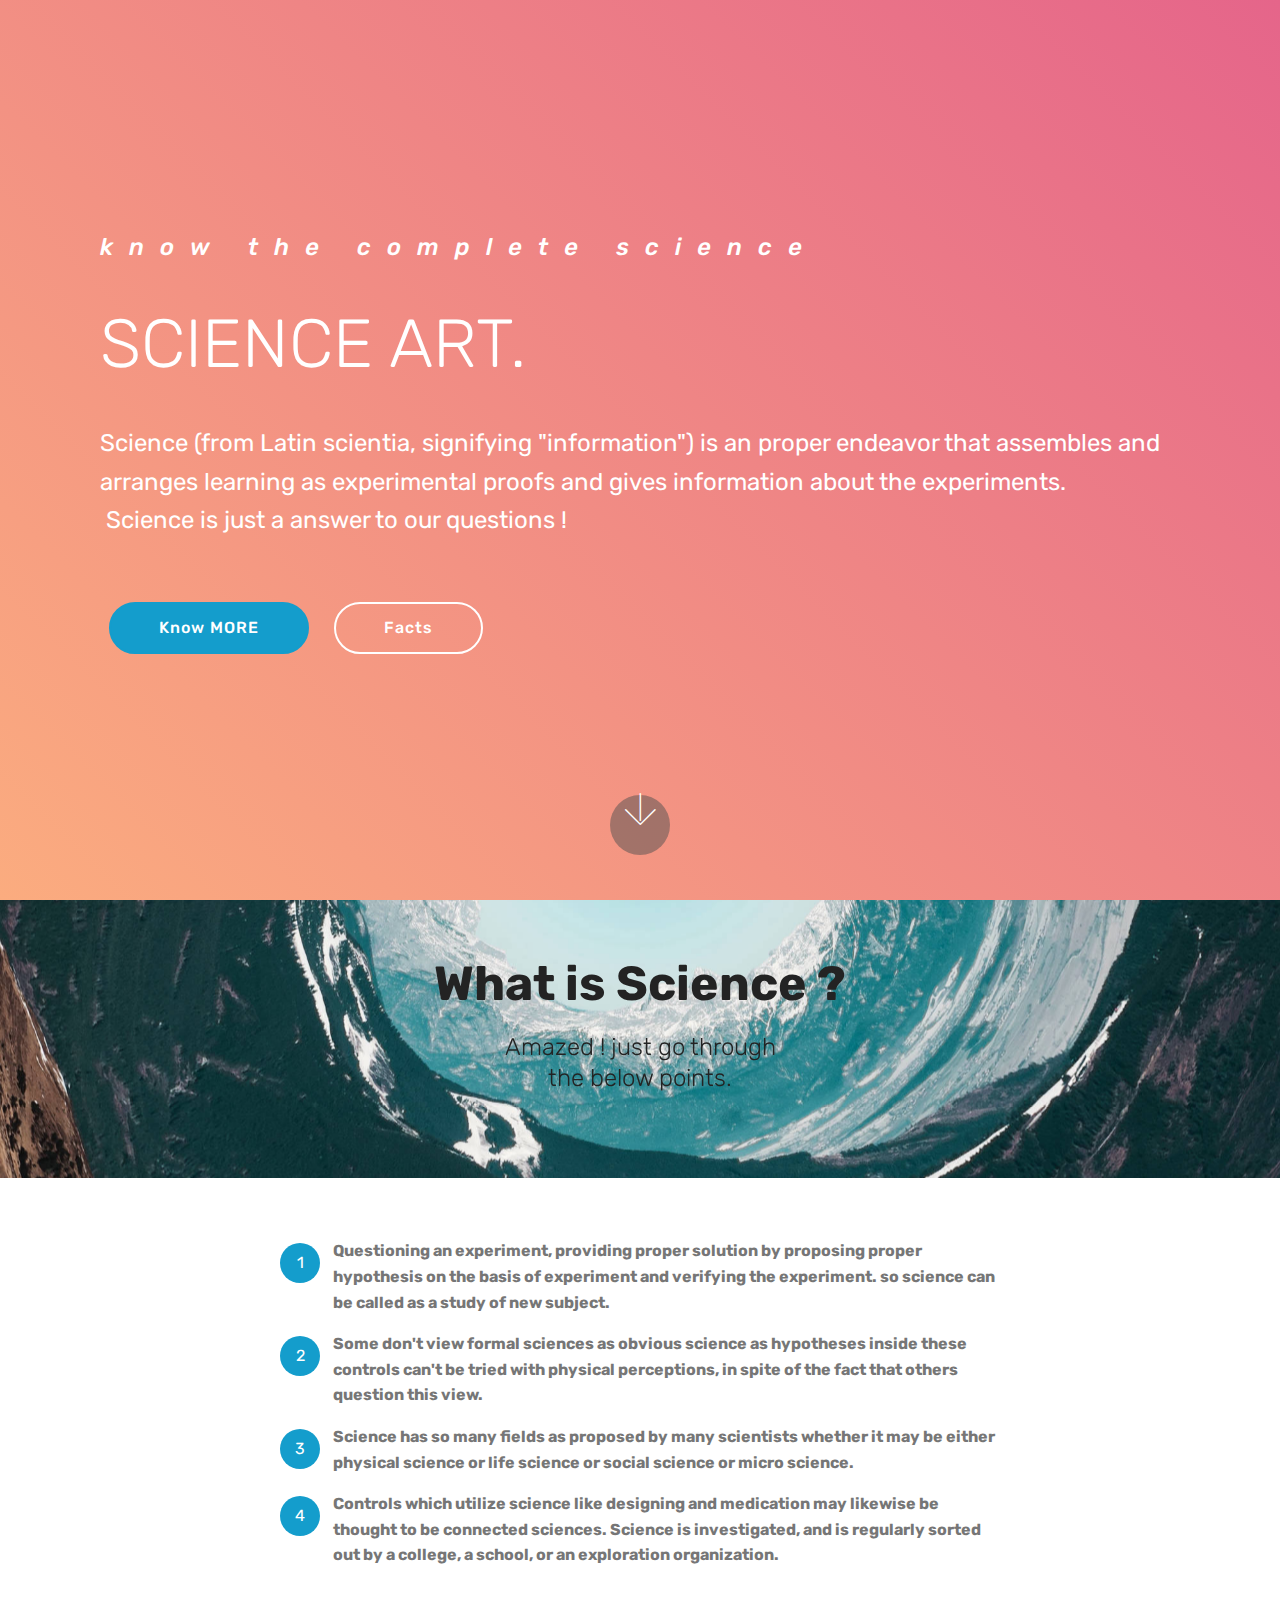
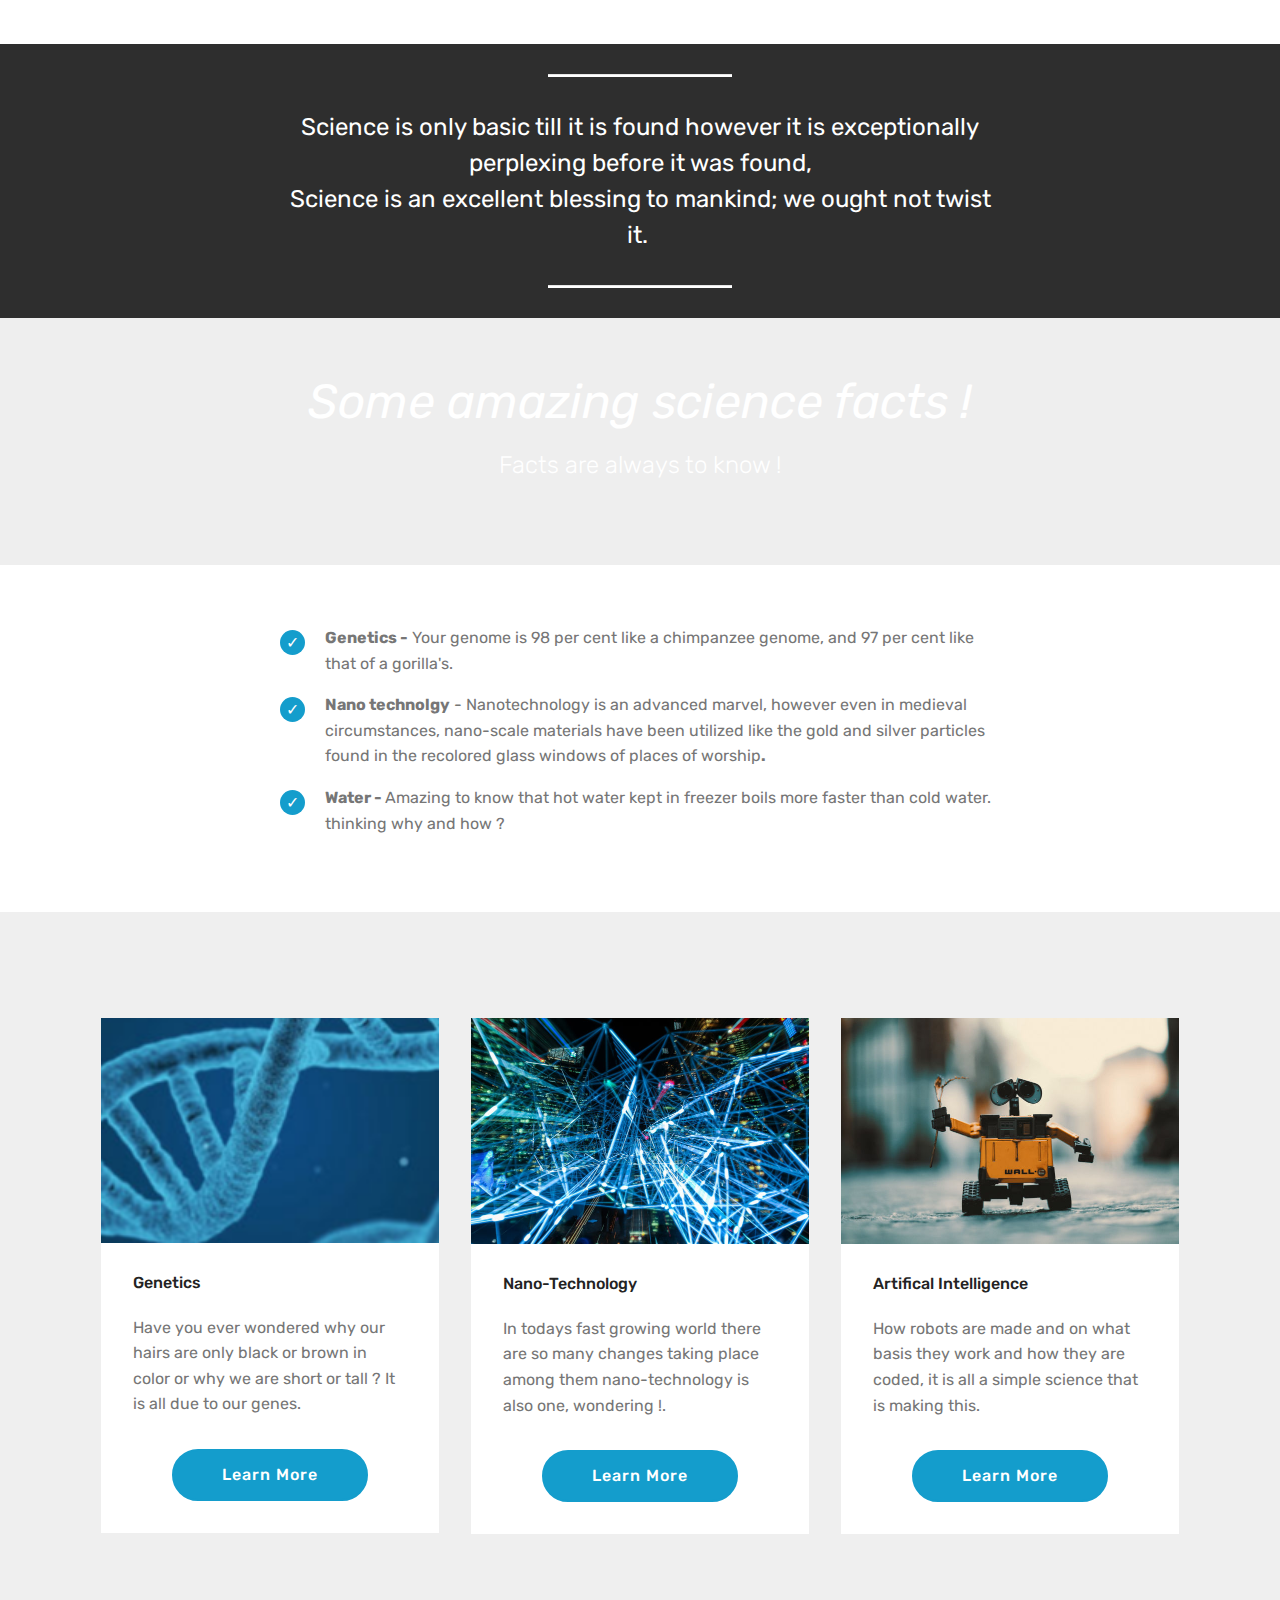
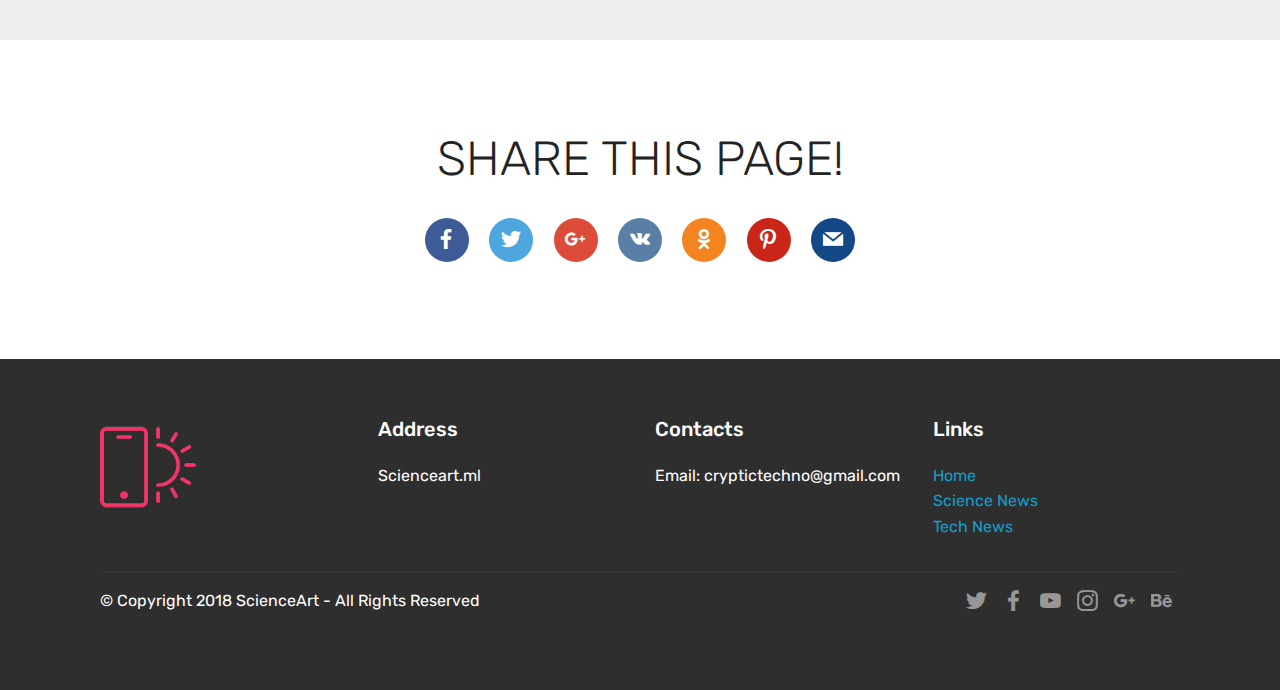
<file: index.html>
<!DOCTYPE html>
<html >
<head>
  <!-- Site made with Mobirise Website Builder v4.7.2, https://mobirise.com -->
  <meta charset="UTF-8">
  <meta http-equiv="X-UA-Compatible" content="IE=edge">
  <meta name="generator" content="Mobirise v4.7.2, mobirise.com">
  <meta name="viewport" content="width=device-width, initial-scale=1, minimum-scale=1">
  <link rel="shortcut icon" href="assets/images/logo4.png" type="image/x-icon">
  <meta name="description" content="">
  <title>Home</title>
  <link rel="stylesheet" href="assets/web/assets/mobirise-icons/mobirise-icons.css">
  <link rel="stylesheet" href="assets/tether/tether.min.css">
  <link rel="stylesheet" href="assets/bootstrap/css/bootstrap.min.css">
  <link rel="stylesheet" href="assets/bootstrap/css/bootstrap-grid.min.css">
  <link rel="stylesheet" href="assets/bootstrap/css/bootstrap-reboot.min.css">
  <link rel="stylesheet" href="assets/socicon/css/styles.css">
  <link rel="stylesheet" href="assets/theme/css/style.css">
  <link rel="stylesheet" href="assets/mobirise/css/mbr-additional.css" type="text/css">
  
  
  
</head>
<body>
  <section class="header11 cid-qSGSxhs6cG mbr-fullscreen" id="header11-j">

    <!-- Block parameters controls (Blue "Gear" panel) -->
    
    <!-- End block parameters -->

    
    <div class="container align-left">
        <div class="media-container-column mbr-white col-md-12">
            <h3 class="mbr-section-subtitle py-3 mbr-fonts-style display-5">know the complete science</h3>
            <h1 class="mbr-section-title py-3 mbr-fonts-style display-1">SCIENCE ART.
            </h1>
            <p class="mbr-text py-3 mbr-fonts-style display-5">Science (from Latin scientia, signifying "information") is an proper endeavor that assembles and arranges learning as experimental proofs and gives information about the experiments.<br>&nbsp;Science is just a answer to our questions !</p>
            <div class="mbr-section-btn py-4"><a class="btn btn-md btn-primary display-4" href="index.html#content5-k">Know MORE</a>
                    <a class="btn btn-md btn-white-outline display-4" href="index.html#content5-t">Facts</a></div>
        </div>
    </div>

    <div class="mbr-arrow hidden-sm-down" aria-hidden="true">
        <a href="#next">
            <i class="mbri-down mbr-iconfont"></i>
        </a>
    </div>
</section>

<section class="engine"><a href="https://mobirise.me/c">site builder</a></section><section class="mbr-section content5 cid-qSGTmp65fM mbr-parallax-background" id="content5-k">

    

    

    <div class="container">
        <div class="media-container-row">
            <div class="title col-12 col-md-8">
                <h2 class="align-center mbr-bold mbr-white pb-3 mbr-fonts-style display-2">What is Science ?</h2>
                <h3 class="mbr-section-subtitle align-center mbr-light mbr-white pb-3 mbr-fonts-style display-5">Amazed ! just go through<br>the below points.</h3>
                
                
            </div>
        </div>
    </div>
</section>

<section class="mbr-section article content11 cid-qSGW3MbNjS" id="content11-o">
     

    <div class="container">
        <div class="media-container-row">
            <div class="mbr-text counter-container col-12 col-md-8 mbr-fonts-style display-7">
                <ol>
                    <li><strong>Questioning an experiment, providing proper solution by proposing proper hypothesis on the basis of experiment and verifying the experiment. so science can be called as a study of new subject.</strong></li>
                    <li><strong>Some don't view formal sciences as obvious science as hypotheses inside these controls can't be tried with physical perceptions, in spite of the fact that others question this view.</strong></li>
                    <li><strong>Science has so many fields as proposed by many scientists whether it may be either physical science or life science or social science or micro science.&nbsp;</strong></li><li><strong>Controls which utilize science like designing and medication may likewise be thought to be connected sciences. Science is investigated, and is regularly sorted out by a college, a school, or an exploration organization.</strong></li>
                </ol>
            </div>
        </div>
    </div>
</section>

<section class="mbr-section article content10 cid-qSGXaZ8yLu" id="content10-r">
    
     

    <div class="container">
        <div class="inner-container" style="width: 66%;">
            <hr class="line" style="width: 25%;">
            <div class="section-text align-center mbr-white mbr-fonts-style display-5">Science is only basic till it is found however it is exceptionally perplexing before it was found,<br>Science is an excellent blessing to mankind; we ought not twist it.&nbsp;</div>
            <hr class="line" style="width: 25%;">
        </div>
    </div>
</section>

<section class="mbr-section content5 cid-qSGYOhBN7P mbr-parallax-background" id="content5-t">

    

    

    <div class="container">
        <div class="media-container-row">
            <div class="title col-12 col-md-8">
                <h2 class="align-center mbr-bold mbr-white pb-3 mbr-fonts-style display-2"><span style="font-weight: normal;"><em>Some amazing science facts !</em></span></h2>
                <h3 class="mbr-section-subtitle align-center mbr-light mbr-white pb-3 mbr-fonts-style display-5">Facts are always to know !</h3>
                
                
            </div>
        </div>
    </div>
</section>

<section class="mbr-section article content12 cid-qSGZ9jp9fV" id="content12-u">
     

    <div class="container">
        <div class="media-container-row">
            <div class="mbr-text counter-container col-12 col-md-8 mbr-fonts-style display-7">
                <ul>
                    <li><strong>Genetics -</strong> Your genome is 98 per cent like a chimpanzee genome, and 97 per cent like that of a gorilla's.</li>
                    <li><strong>Nano technolgy</strong> - Nanotechnology is an advanced marvel, however even in medieval circumstances, nano-scale materials have been utilized like the gold and silver particles found in the recolored glass windows of places of worship<strong>.</strong></li><li><strong>Water - </strong>Amazing to know that hot water kept in freezer boils more faster than cold water. thinking why and how ?</li>
                </ul>
            </div>
        </div>
    </div>
</section>

<section class="features3 cid-qSH38g8dw9" id="features3-w">

    

    
    <div class="container">
        <div class="media-container-row">
            <div class="card p-3 col-12 col-md-6 col-lg-4">
                <div class="card-wrapper">
                    <div class="card-img">
                        <img src="assets/images/dna-1811955-1924-676x338.jpg" alt="Mobirise" title="">
                    </div>
                    <div class="card-box">
                        <h4 class="card-title mbr-fonts-style display-7">Genetics</h4>
                        <p class="mbr-text mbr-fonts-style display-7">Have you ever wondered why our hairs are only black or brown in color or why we are short or tall ? It is all due to our genes.
                        </p>
                    </div>
                    <div class="mbr-section-btn text-center"><a href="page1.html" class="btn btn-primary display-4">
                            Learn More
                        </a></div>
                </div>
            </div>

            <div class="card p-3 col-12 col-md-6 col-lg-4">
                <div class="card-wrapper">
                    <div class="card-img">
                        <img src="assets/images/abstract-art-blur-373543-676x451.jpg" alt="Mobirise" title="">
                    </div>
                    <div class="card-box">
                        <h4 class="card-title mbr-fonts-style display-7">Nano-Technology</h4>
                        <p class="mbr-text mbr-fonts-style display-7">In todays fast growing world there are so many changes taking place among them nano-technology is also one, wondering !.
                        </p>
                    </div>
                    <div class="mbr-section-btn text-center"><a href="page2.html" class="btn btn-primary display-4">
                            Learn More
                        </a></div>
                </div>
            </div>

            <div class="card p-3 col-12 col-md-6 col-lg-4">
                <div class="card-wrapper">
                    <div class="card-img">
                        <img src="assets/images/action-blur-electronics-247932-676x451.jpg" alt="Mobirise" title="">
                    </div>
                    <div class="card-box">
                        <h4 class="card-title mbr-fonts-style display-7">Artifical Intelligence</h4>
                        <p class="mbr-text mbr-fonts-style display-7">How robots are made and on what basis they work and how they are coded, it is all a simple science that is making this.</p>
                    </div>
                    <div class="mbr-section-btn text-center"><a href="page3.html" class="btn btn-primary display-4">
                            Learn More
                        </a></div>
                </div>
            </div>

            
        </div>
    </div>
</section>

<section class="cid-qSH2hu7gZS" id="social-buttons3-v">
    
    

    

    <div class="container">
        <div class="media-container-row">
            <div class="col-md-8 align-center">
                <h2 class="pb-3 mbr-section-title mbr-fonts-style display-2">
                    SHARE THIS PAGE!
                </h2>
                <div>
                    <div class="mbr-social-likes">
                        <span class="btn btn-social socicon-bg-facebook facebook mx-2" title="Share link on Facebook">
                            <i class="socicon socicon-facebook"></i>
                        </span>
                        <span class="btn btn-social twitter socicon-bg-twitter mx-2" title="Share link on Twitter">
                            <i class="socicon socicon-twitter"></i>
                        </span>
                        <span class="btn btn-social plusone socicon-bg-googleplus mx-2" title="Share link on Google+">
                            <i class="socicon socicon-googleplus"></i>
                        </span>
                        <span class="btn btn-social vkontakte socicon-bg-vkontakte mx-2" title="Share link on VKontakte">
                            <i class="socicon socicon-vkontakte"></i>
                        </span>
                        <span class="btn btn-social odnoklassniki socicon-bg-odnoklassniki mx-2" title="Share link on Odnoklassniki">
                            <i class="socicon socicon-odnoklassniki"></i>
                        </span>
                        <span class="btn btn-social pinterest socicon-bg-pinterest mx-2" title="Share link on Pinterest">
                            <i class="socicon socicon-pinterest"></i>
                        </span>
                        <span class="btn btn-social mailru socicon-bg-mail mx-2" title="Share link on Mailru">
                            <i class="socicon socicon-mail"></i>
                        </span>
                    </div>
                </div>
            </div>
        </div>
    </div>
</section>

<section class="cid-qSHqN8oIYY" id="footer1-1e">

    

    

    <div class="container">
        <div class="media-container-row content text-white">
            <div class="col-12 col-md-3">
                <div class="media-wrap">
                    <a href="https://mobirise.com/">
                        <img src="assets/images/logo2.png" alt="Mobirise">
                    </a>
                </div>
            </div>
            <div class="col-12 col-md-3 mbr-fonts-style display-7">
                <h5 class="pb-3">
                    Address
                </h5>
                <p class="mbr-text">Scienceart.ml</p>
            </div>
            <div class="col-12 col-md-3 mbr-fonts-style display-7">
                <h5 class="pb-3">
                    Contacts
                </h5>
                <p class="mbr-text">
                    Email: cryptictechno@gmail.com<br></p>
            </div>
            <div class="col-12 col-md-3 mbr-fonts-style display-7">
                <h5 class="pb-3">
                    Links
                </h5>
                <p class="mbr-text"><a href="index.html">Home</a><br><a href="page4.html">Science News</a><br><a href="page5.html">Tech News</a></p>
            </div>
        </div>
        <div class="footer-lower">
            <div class="media-container-row">
                <div class="col-sm-12">
                    <hr>
                </div>
            </div>
            <div class="media-container-row mbr-white">
                <div class="col-sm-6 copyright">
                    <p class="mbr-text mbr-fonts-style display-7">
                        © Copyright 2018 ScienceArt - All Rights Reserved
                    </p>
                </div>
                <div class="col-md-6">
                    <div class="social-list align-right">
                        <div class="soc-item">
                            <a href="https://twitter.com/mobirise" target="_blank">
                                <span class="socicon-twitter socicon mbr-iconfont mbr-iconfont-social"></span>
                            </a>
                        </div>
                        <div class="soc-item">
                            <a href="https://www.facebook.com/pages/Mobirise/1616226671953247" target="_blank">
                                <span class="socicon-facebook socicon mbr-iconfont mbr-iconfont-social"></span>
                            </a>
                        </div>
                        <div class="soc-item">
                            <a href="https://www.youtube.com/c/mobirise" target="_blank">
                                <span class="socicon-youtube socicon mbr-iconfont mbr-iconfont-social"></span>
                            </a>
                        </div>
                        <div class="soc-item">
                            <a href="https://instagram.com/mobirise" target="_blank">
                                <span class="socicon-instagram socicon mbr-iconfont mbr-iconfont-social"></span>
                            </a>
                        </div>
                        <div class="soc-item">
                            <a href="https://plus.google.com/u/0/+Mobirise" target="_blank">
                                <span class="socicon-googleplus socicon mbr-iconfont mbr-iconfont-social"></span>
                            </a>
                        </div>
                        <div class="soc-item">
                            <a href="https://www.behance.net/Mobirise" target="_blank">
                                <span class="socicon-behance socicon mbr-iconfont mbr-iconfont-social"></span>
                            </a>
                        </div>
                    </div>
                </div>
            </div>
        </div>
    </div>
</section>


  <script src="assets/web/assets/jquery/jquery.min.js"></script>
  <script src="assets/popper/popper.min.js"></script>
  <script src="assets/tether/tether.min.js"></script>
  <script src="assets/bootstrap/js/bootstrap.min.js"></script>
  <script src="assets/smoothscroll/smooth-scroll.js"></script>
  <script src="assets/parallax/jarallax.min.js"></script>
  <script src="assets/sociallikes/social-likes.js"></script>
  <script src="assets/theme/js/script.js"></script>
  
  
</body>
</html>
</file>
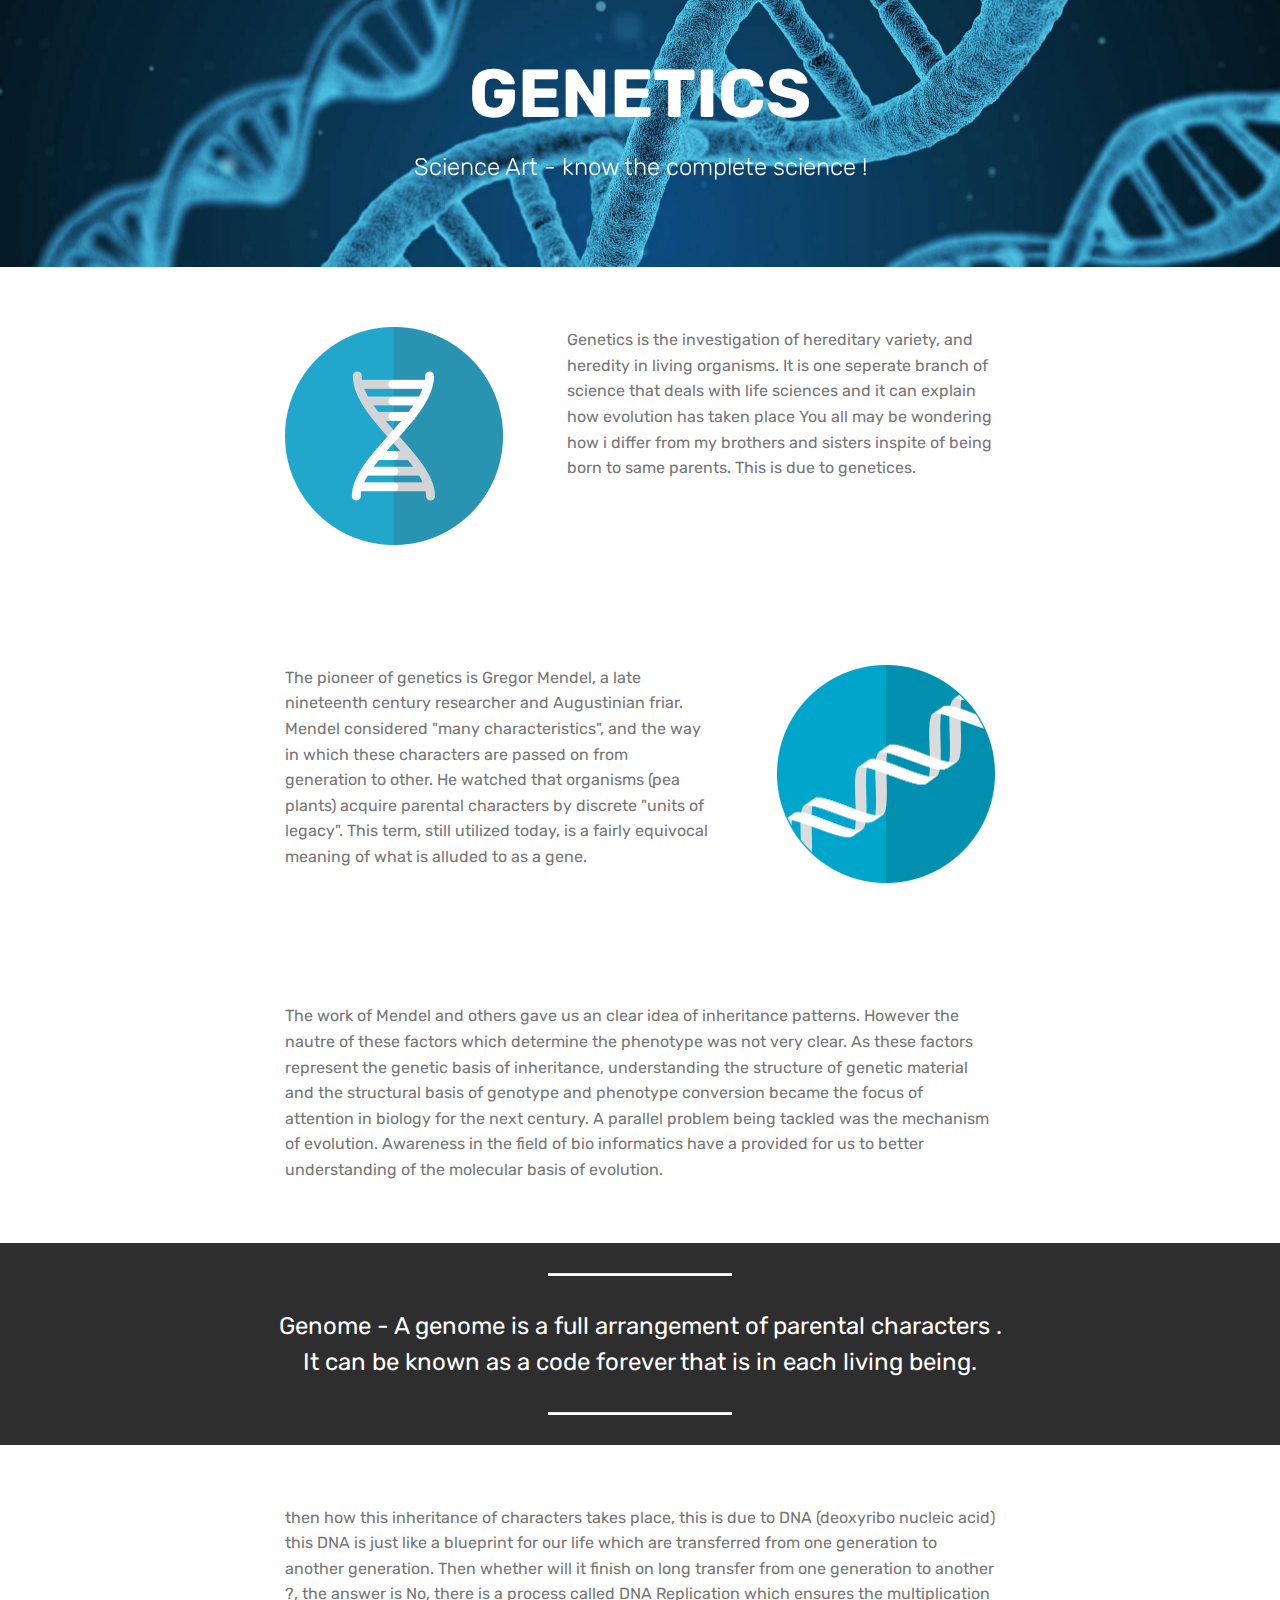
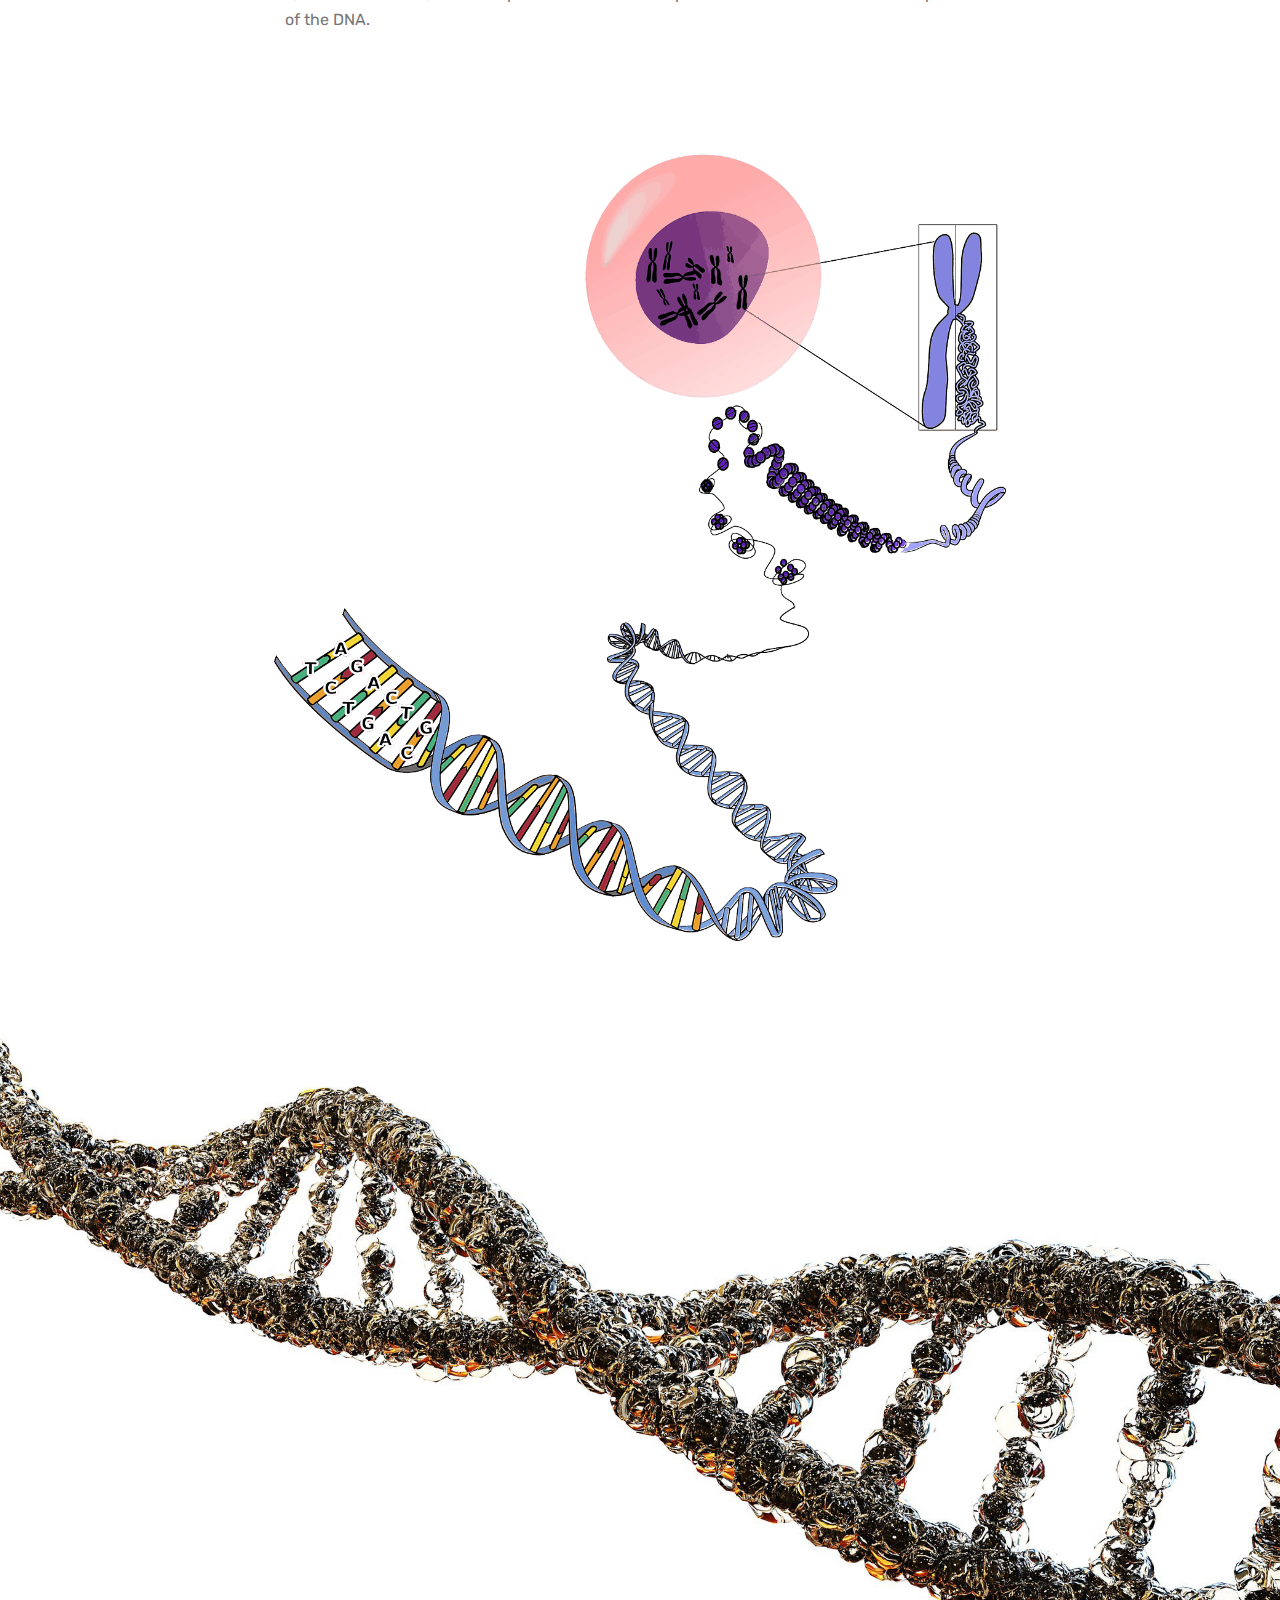
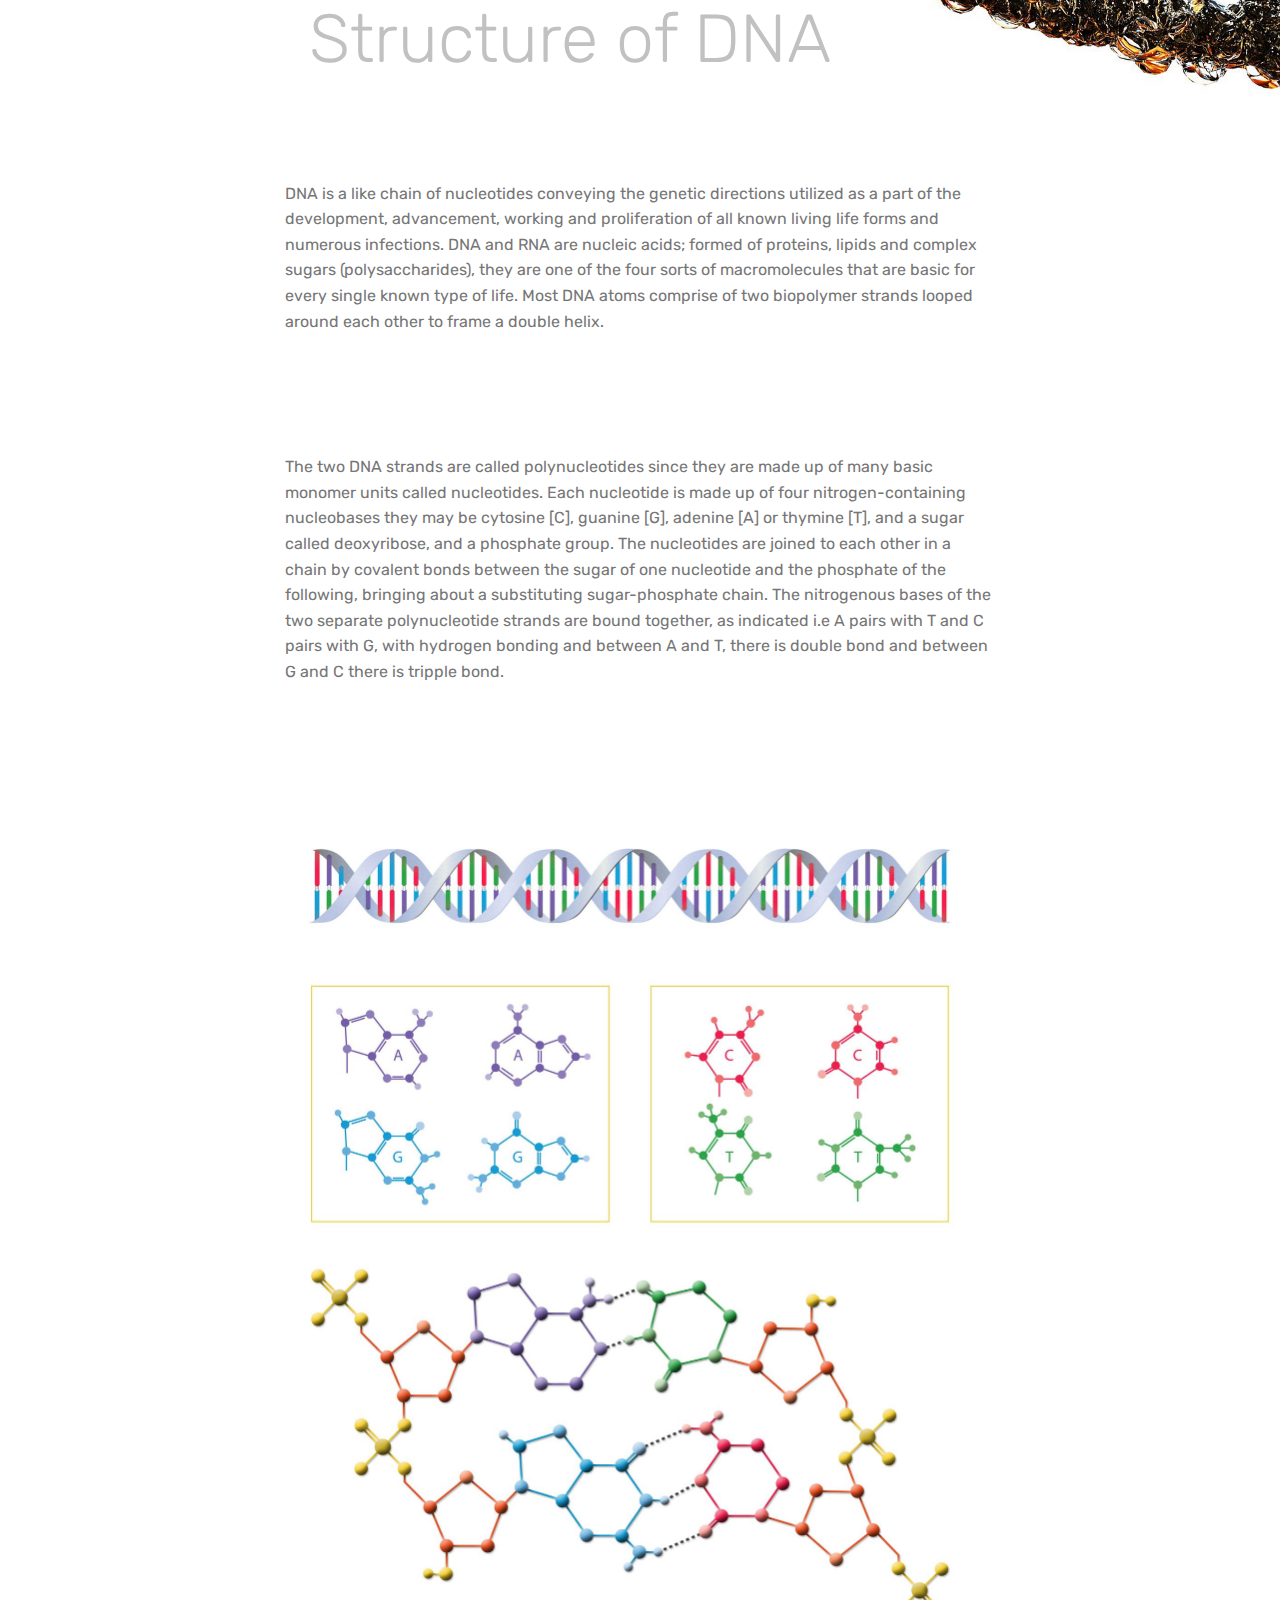
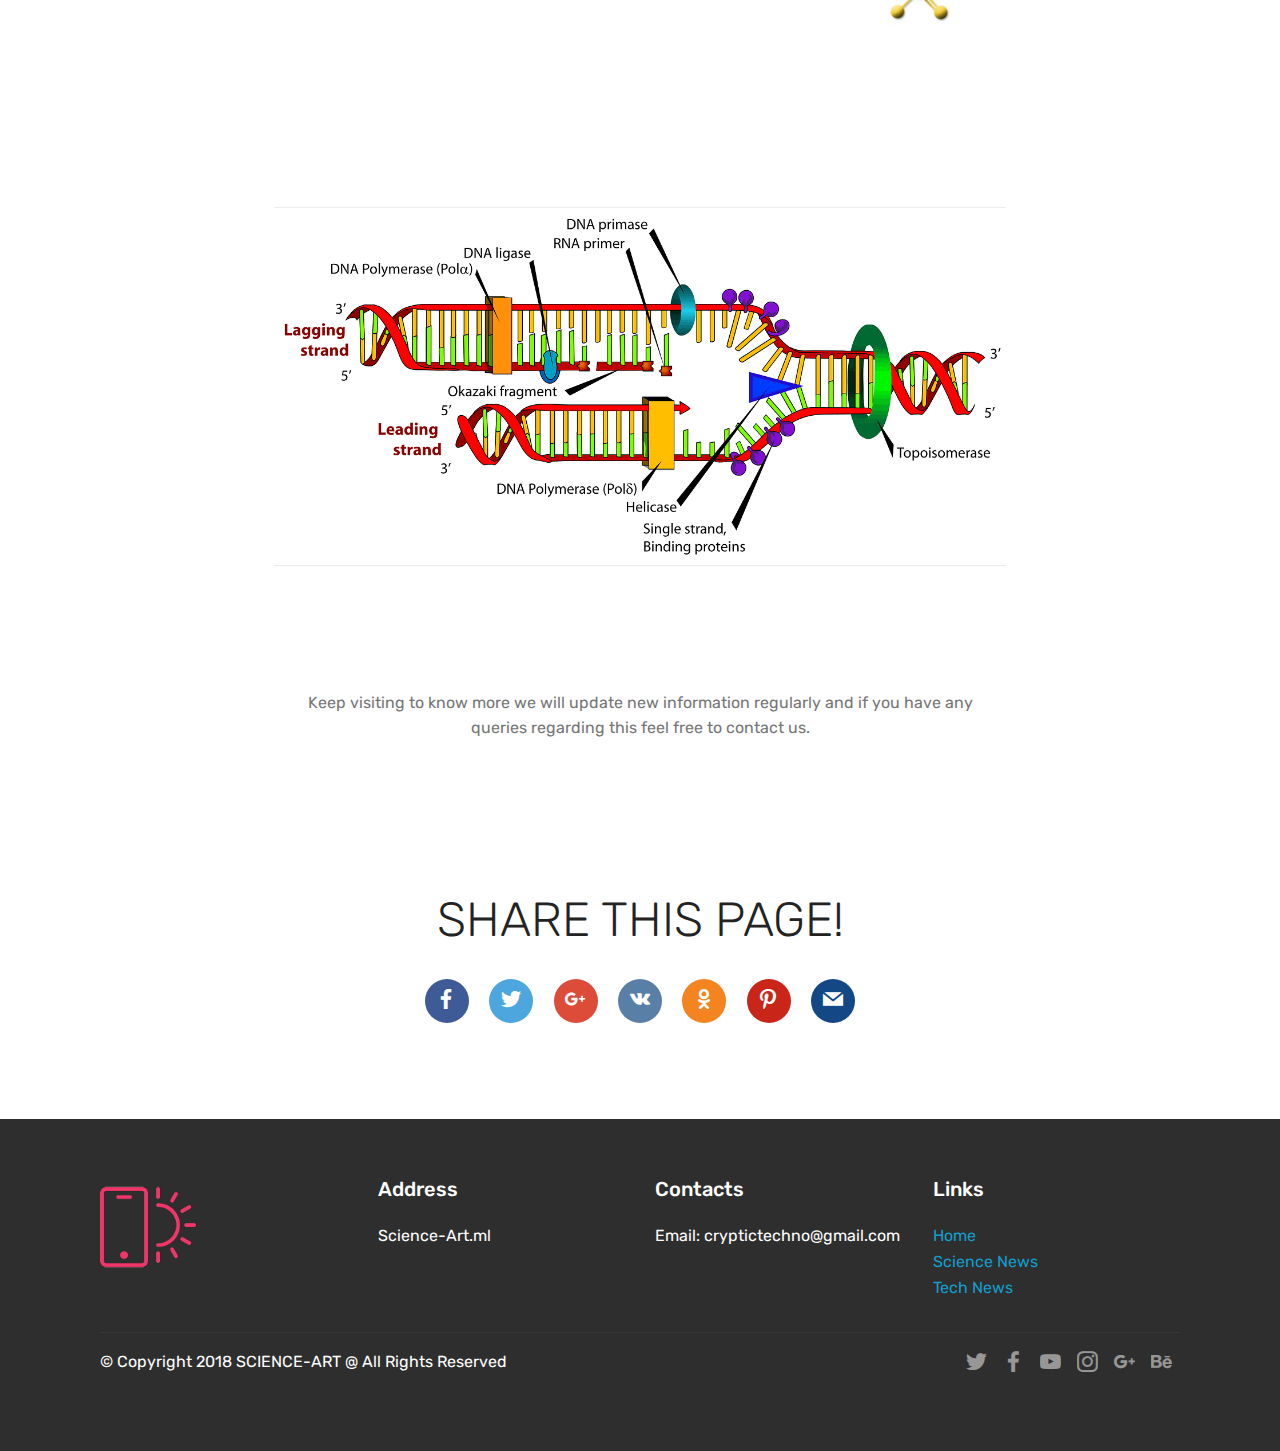
<file: page1.html>
<!DOCTYPE html>
<html >
<head>
  <!-- Site made with Mobirise Website Builder v4.7.2, https://mobirise.com -->
  <meta charset="UTF-8">
  <meta http-equiv="X-UA-Compatible" content="IE=edge">
  <meta name="generator" content="Mobirise v4.7.2, mobirise.com">
  <meta name="viewport" content="width=device-width, initial-scale=1, minimum-scale=1">
  <link rel="shortcut icon" href="assets/images/logo4.png" type="image/x-icon">
  <meta name="description" content="Website Generator Description">
  <title>Genetics</title>
  <link rel="stylesheet" href="assets/tether/tether.min.css">
  <link rel="stylesheet" href="assets/bootstrap/css/bootstrap.min.css">
  <link rel="stylesheet" href="assets/bootstrap/css/bootstrap-grid.min.css">
  <link rel="stylesheet" href="assets/bootstrap/css/bootstrap-reboot.min.css">
  <link rel="stylesheet" href="assets/socicon/css/styles.css">
  <link rel="stylesheet" href="assets/theme/css/style.css">
  <link rel="stylesheet" href="assets/mobirise/css/mbr-additional.css" type="text/css">
  
  
  
</head>
<body>
  <section class="mbr-section content5 cid-qSHaWswpel mbr-parallax-background" id="content5-x">

    

    

    <div class="container">
        <div class="media-container-row">
            <div class="title col-12 col-md-8">
                <h2 class="align-center mbr-bold mbr-white pb-3 mbr-fonts-style display-1">GENETICS</h2>
                <h3 class="mbr-section-subtitle align-center mbr-light mbr-white pb-3 mbr-fonts-style display-5">Science Art - know the complete science !</h3>
                
                
            </div>
        </div>
    </div>
</section>

<section class="engine"><a href="https://mobirise.me/n">landing page templates</a></section><section class="mbr-section content6 cid-qSHbnC24Om" id="content6-y">
    
     
    
    <div class="container">
        <div class="media-container-row">
            <div class="col-12 col-md-8">
                <div class="media-container-row">
                    <div class="mbr-figure" style="width: 60%;">
                      <img src="assets/images/gene-icon-3184523-1920-436x435.png" alt="Mobirise" title="">  
                    </div>
                    <div class="media-content">
                        <div class="mbr-section-text">
                            <p class="mbr-text mb-0 mbr-fonts-style display-7">Genetics is the investigation of hereditary variety, and heredity in living organisms. It is one seperate branch of science that deals with life sciences and it can explain how evolution has taken place You all may be wondering how i differ from my brothers and sisters inspite of being born to same parents. This is due to genetices.</p>
                        </div>
                    </div>
                </div>
            </div>
        </div>
    </div>
</section>

<section class="mbr-section content7 cid-qSHbo0S1Ix" id="content7-z">
          
    

    <div class="container">
        <div class="media-container-row">
            <div class="col-12 col-md-8">
                <div class="media-container-row">
                    <div class="media-content">
                        <div class="mbr-section-text">
                            <p class="mbr-text align-right mb-0 mbr-fonts-style display-7">The pioneer of genetics is Gregor Mendel, a late nineteenth century researcher and Augustinian friar. Mendel considered "many characteristics", and the way in which these characters are passed on from generation to other. He watched that organisms (pea plants) acquire parental characters by discrete "units of legacy". This term, still utilized today, is a fairly equivocal meaning of what is alluded to as a gene.</p>
                        </div>
                    </div>
                    <div class="mbr-figure" style="width: 60%;">
                     <img src="assets/images/dna-icon-2316641-1280-436x437.png" alt="Mobirise" title="">  
                    </div>
                </div>
            </div>
        </div>
    </div>
</section>

<section class="mbr-section article content1 cid-qSHeK0uoyT" id="content1-11">
    
     

    <div class="container">
        <div class="media-container-row">
            <div class="mbr-text col-12 col-md-8 mbr-fonts-style display-7">The work of Mendel and others gave us an clear idea of inheritance patterns. However the nautre of these factors which determine the phenotype was not very clear. As these factors represent the genetic basis of inheritance, understanding the structure of genetic material and the structural basis of genotype and phenotype conversion became the focus of attention in biology for the next century. A parallel problem being tackled was the mechanism of evolution. Awareness in the field of bio informatics have a provided for us to better understanding of the molecular basis of evolution.</div>
        </div>
    </div>
</section>

<section class="mbr-section article content10 cid-qSHfbSHsN1" id="content10-12">
    
     

    <div class="container">
        <div class="inner-container" style="width: 66%;">
            <hr class="line" style="width: 25%;">
            <div class="section-text align-center mbr-white mbr-fonts-style display-5">Genome - A genome is a full arrangement of parental characters . It can be known as a code forever that is in each living being.</div>
            <hr class="line" style="width: 25%;">
        </div>
    </div>
</section>

<section class="mbr-section article content1 cid-qSHkh6zUvk" id="content1-13">
    
     

    <div class="container">
        <div class="media-container-row">
            <div class="mbr-text col-12 col-md-8 mbr-fonts-style display-7">then how this inheritance of characters takes place, this is due to DNA (deoxyribo nucleic acid) this DNA is just like a blueprint for our life which are transferred from one generation to another generation. Then whether will it finish on long transfer from one generation to another ?, the answer is No, there is a process called DNA Replication which ensures the multiplication of the DNA.</div>
        </div>
    </div>
</section>

<section class="cid-qSMb2jxJE4" id="image1-1m">

    

    <figure class="mbr-figure container">
            <div class="image-block" style="width: 66%;">
                <img src="assets/images/genetics-156404-1280-1190x1280.png" width="1400" alt="Mobirise" title="">
                
            </div>
    </figure>
</section>

<section class="cid-qSHmeIZL2G" id="image2-14">

    

    <figure class="mbr-figure">
        <div class="image-block" style="width: 100%;">
            <img src="assets/images/gout-2870583-1920-1920x1080.jpg" alt="Mobirise" title="">
            <figcaption class="mbr-figure-caption mbr-figure-caption-over">
                <div class="container pb-5 mbr-white align-center mbr-fonts-style display-1">Structure of DNA</div>
            </figcaption>
        </div>
    </figure>
</section>

<section class="mbr-section article content1 cid-qSHmNokoZL" id="content1-15">
    
     

    <div class="container">
        <div class="media-container-row">
            <div class="mbr-text col-12 col-md-8 mbr-fonts-style display-7">DNA is a like chain of nucleotides conveying the genetic directions utilized as a part of the development, advancement, working and proliferation of all known living life forms and numerous infections. DNA and RNA are nucleic acids; formed of proteins, lipids and complex sugars (polysaccharides), they are one of the four sorts of macromolecules that are basic for every single known type of life. Most DNA atoms comprise of two biopolymer strands looped around each other to frame a double helix.</div>
        </div>
    </div>
</section>

<section class="mbr-section article content1 cid-qSHnaVs6og" id="content1-16">
    
     

    <div class="container">
        <div class="media-container-row">
            <div class="mbr-text col-12 col-md-8 mbr-fonts-style display-7">The two DNA strands are called polynucleotides since they are made up of many basic monomer units called nucleotides. Each nucleotide is made up of four nitrogen-containing nucleobases they may be cytosine [C], guanine [G], adenine [A] or thymine [T], and a sugar called deoxyribose, and a phosphate group. The nucleotides are joined to each other in a chain by covalent bonds between the sugar of one nucleotide and the phosphate of the following, bringing about a substituting sugar-phosphate chain. The nitrogenous bases of the two separate polynucleotide strands are bound together, as indicated i.e A pairs with T and C pairs with G, with hydrogen bonding and between A and T, there is double bond and between G and C there is tripple bond.</div>
        </div>
    </div>
</section>

<section class="cid-qSHoJ94eC7" id="image1-18">

    

    <figure class="mbr-figure container">
            <div class="image-block" style="width: 66%;">
                <img src="assets/images/dna-2259813-1920-1466x1759.jpg" width="1400" alt="Mobirise" title="">
                
            </div>
    </figure>
</section>

<section class="cid-qSMaJtbcPc" id="image1-1l">

    

    <figure class="mbr-figure container">
            <div class="image-block" style="width: 66%;">
                <img src="assets/images/diagram-41531-1280-1280x640.png" width="1400" alt="Mobirise" title="">
                
            </div>
    </figure>
</section>

<section class="mbr-section article content1 cid-qSM7ljjX4n" id="content1-1h">
    
     

    <div class="container">
        <div class="media-container-row">
            <div class="mbr-text col-12 col-md-8 mbr-fonts-style display-7">Keep visiting to know more we will update new information regularly and if you have any queries regarding this feel free to contact us.
            </div>
        </div>
    </div>
</section>

<section class="cid-qSHoUqxm9r" id="social-buttons3-19">
    
    

    

    <div class="container">
        <div class="media-container-row">
            <div class="col-md-8 align-center">
                <h2 class="pb-3 mbr-section-title mbr-fonts-style display-2">
                    SHARE THIS PAGE!
                </h2>
                <div>
                    <div class="mbr-social-likes">
                        <span class="btn btn-social socicon-bg-facebook facebook mx-2" title="Share link on Facebook">
                            <i class="socicon socicon-facebook"></i>
                        </span>
                        <span class="btn btn-social twitter socicon-bg-twitter mx-2" title="Share link on Twitter">
                            <i class="socicon socicon-twitter"></i>
                        </span>
                        <span class="btn btn-social plusone socicon-bg-googleplus mx-2" title="Share link on Google+">
                            <i class="socicon socicon-googleplus"></i>
                        </span>
                        <span class="btn btn-social vkontakte socicon-bg-vkontakte mx-2" title="Share link on VKontakte">
                            <i class="socicon socicon-vkontakte"></i>
                        </span>
                        <span class="btn btn-social odnoklassniki socicon-bg-odnoklassniki mx-2" title="Share link on Odnoklassniki">
                            <i class="socicon socicon-odnoklassniki"></i>
                        </span>
                        <span class="btn btn-social pinterest socicon-bg-pinterest mx-2" title="Share link on Pinterest">
                            <i class="socicon socicon-pinterest"></i>
                        </span>
                        <span class="btn btn-social mailru socicon-bg-mail mx-2" title="Share link on Mailru">
                            <i class="socicon socicon-mail"></i>
                        </span>
                    </div>
                </div>
            </div>
        </div>
    </div>
</section>

<section class="cid-qSHoZrirwd" id="footer1-1a">

    

    

    <div class="container">
        <div class="media-container-row content text-white">
            <div class="col-12 col-md-3">
                <div class="media-wrap">
                    <a href="https://mobirise.com/">
                        <img src="assets/images/logo2.png" alt="Mobirise">
                    </a>
                </div>
            </div>
            <div class="col-12 col-md-3 mbr-fonts-style display-7">
                <h5 class="pb-3">
                    Address
                </h5>
                <p class="mbr-text">Science-Art.ml</p>
            </div>
            <div class="col-12 col-md-3 mbr-fonts-style display-7">
                <h5 class="pb-3">
                    Contacts
                </h5>
                <p class="mbr-text">
                    Email: cryptictechno@gmail.com<br><br><br></p>
            </div>
            <div class="col-12 col-md-3 mbr-fonts-style display-7">
                <h5 class="pb-3">
                    Links
                </h5>
                <p class="mbr-text"><a href="index.html">Home</a><br><a href="page4.html">Science News</a><br><a href="page5.html">Tech News</a></p>
            </div>
        </div>
        <div class="footer-lower">
            <div class="media-container-row">
                <div class="col-sm-12">
                    <hr>
                </div>
            </div>
            <div class="media-container-row mbr-white">
                <div class="col-sm-6 copyright">
                    <p class="mbr-text mbr-fonts-style display-7">
                        © Copyright 2018 SCIENCE-ART @ All Rights Reserved
                    </p>
                </div>
                <div class="col-md-6">
                    <div class="social-list align-right">
                        <div class="soc-item">
                            <a href="https://twitter.com/mobirise" target="_blank">
                                <span class="socicon-twitter socicon mbr-iconfont mbr-iconfont-social"></span>
                            </a>
                        </div>
                        <div class="soc-item">
                            <a href="https://www.facebook.com/pages/Mobirise/1616226671953247" target="_blank">
                                <span class="socicon-facebook socicon mbr-iconfont mbr-iconfont-social"></span>
                            </a>
                        </div>
                        <div class="soc-item">
                            <a href="https://www.youtube.com/c/mobirise" target="_blank">
                                <span class="socicon-youtube socicon mbr-iconfont mbr-iconfont-social"></span>
                            </a>
                        </div>
                        <div class="soc-item">
                            <a href="https://instagram.com/mobirise" target="_blank">
                                <span class="socicon-instagram socicon mbr-iconfont mbr-iconfont-social"></span>
                            </a>
                        </div>
                        <div class="soc-item">
                            <a href="https://plus.google.com/u/0/+Mobirise" target="_blank">
                                <span class="socicon-googleplus socicon mbr-iconfont mbr-iconfont-social"></span>
                            </a>
                        </div>
                        <div class="soc-item">
                            <a href="https://www.behance.net/Mobirise" target="_blank">
                                <span class="socicon-behance socicon mbr-iconfont mbr-iconfont-social"></span>
                            </a>
                        </div>
                    </div>
                </div>
            </div>
        </div>
    </div>
</section>


  <script src="assets/web/assets/jquery/jquery.min.js"></script>
  <script src="assets/popper/popper.min.js"></script>
  <script src="assets/tether/tether.min.js"></script>
  <script src="assets/bootstrap/js/bootstrap.min.js"></script>
  <script src="assets/smoothscroll/smooth-scroll.js"></script>
  <script src="assets/parallax/jarallax.min.js"></script>
  <script src="assets/sociallikes/social-likes.js"></script>
  <script src="assets/theme/js/script.js"></script>
  
  
</body>
</html>
</file>
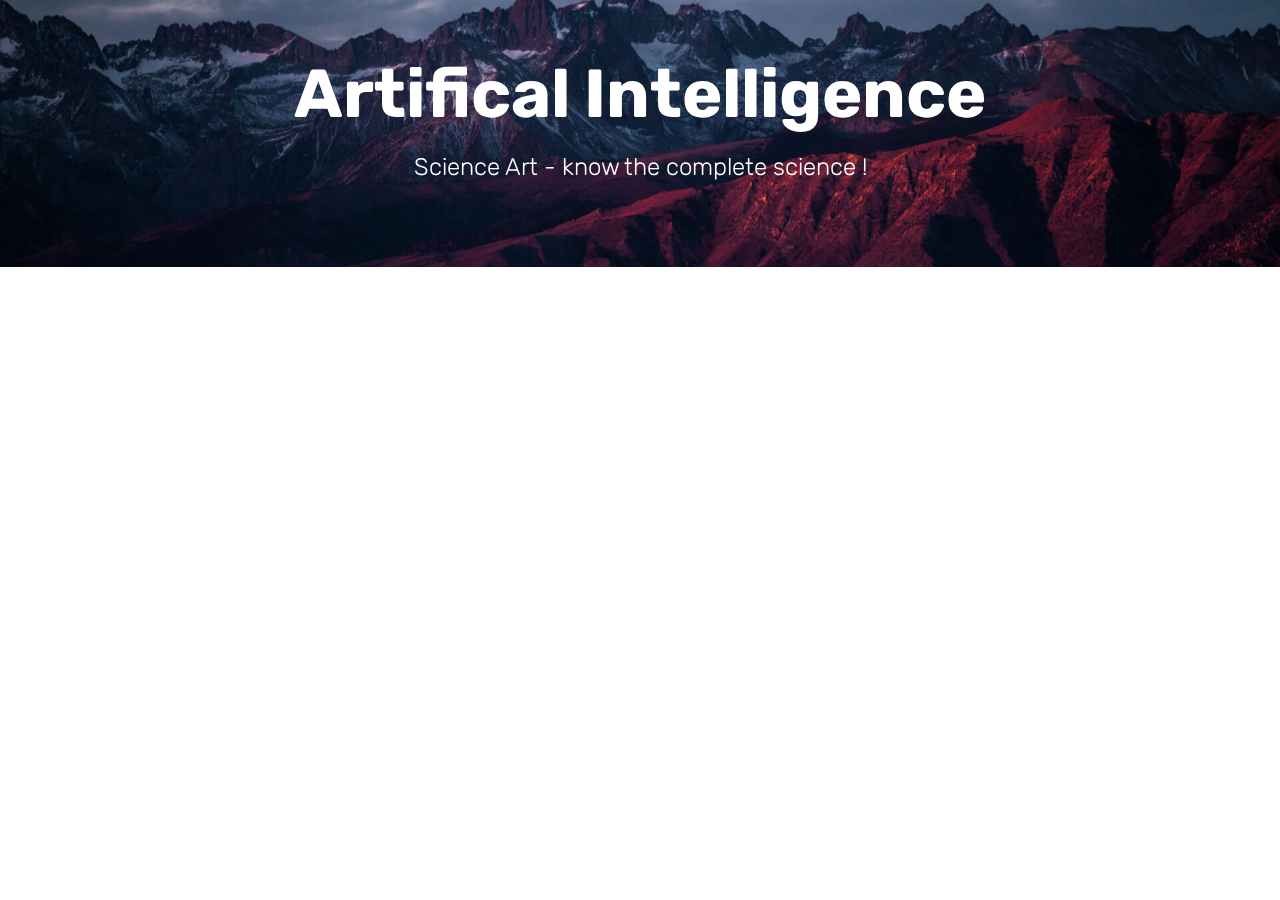
<file: page2.html>
<!DOCTYPE html>
<html >
<head>
  <!-- Site made with Mobirise Website Builder v4.7.2, https://mobirise.com -->
  <meta charset="UTF-8">
  <meta http-equiv="X-UA-Compatible" content="IE=edge">
  <meta name="generator" content="Mobirise v4.7.2, mobirise.com">
  <meta name="viewport" content="width=device-width, initial-scale=1, minimum-scale=1">
  <link rel="shortcut icon" href="assets/images/logo4.png" type="image/x-icon">
  <meta name="description" content="Website Maker Description">
  <title>Nano-Technology</title>
  <link rel="stylesheet" href="assets/tether/tether.min.css">
  <link rel="stylesheet" href="assets/bootstrap/css/bootstrap.min.css">
  <link rel="stylesheet" href="assets/bootstrap/css/bootstrap-grid.min.css">
  <link rel="stylesheet" href="assets/bootstrap/css/bootstrap-reboot.min.css">
  <link rel="stylesheet" href="assets/theme/css/style.css">
  <link rel="stylesheet" href="assets/mobirise/css/mbr-additional.css" type="text/css">
  
  
  
</head>
<body>
  <section class="mbr-section content5 cid-qSMbGSa6Ky mbr-parallax-background" id="content5-1o">

    

    

    <div class="container">
        <div class="media-container-row">
            <div class="title col-12 col-md-8">
                <h2 class="align-center mbr-bold mbr-white pb-3 mbr-fonts-style display-1">
                    Artifical Intelligence</h2>
                <h3 class="mbr-section-subtitle align-center mbr-light mbr-white pb-3 mbr-fonts-style display-5">Science Art - know the complete science !</h3>
                
                
            </div>
        </div>
    </div>
</section>


  <section class="engine"><a href="https://mobirise.me/j">website templates</a></section><script src="assets/web/assets/jquery/jquery.min.js"></script>
  <script src="assets/popper/popper.min.js"></script>
  <script src="assets/tether/tether.min.js"></script>
  <script src="assets/bootstrap/js/bootstrap.min.js"></script>
  <script src="assets/smoothscroll/smooth-scroll.js"></script>
  <script src="assets/parallax/jarallax.min.js"></script>
  <script src="assets/theme/js/script.js"></script>
  
  
</body>
</html>
</file>
<file: assets/web/assets/mobirise-icons/mobirise-icons.css>
@font-face {
  font-family: 'MobiriseIcons';
  src:  url('mobirise-icons.eot?spat4u');
  src:  url('mobirise-icons.eot?spat4u#iefix') format('embedded-opentype'),
    url('mobirise-icons.ttf?spat4u') format('truetype'),
    url('mobirise-icons.woff?spat4u') format('woff'),
    url('mobirise-icons.svg?spat4u#MobiriseIcons') format('svg');
  font-weight: normal;
  font-style: normal;
}

[class^="mbri-"], [class*=" mbri-"] {
  /* use !important to prevent issues with browser extensions that change fonts */
  font-family: MobiriseIcons !important;
  speak: none;
  font-style: normal;
  font-weight: normal;
  font-variant: normal;
  text-transform: none;
  line-height: 1;

  /* Better Font Rendering =========== */
  -webkit-font-smoothing: antialiased;
  -moz-osx-font-smoothing: grayscale;
}

.mbri-add-submenu:before {
  content: "\e900";
}
.mbri-alert:before {
  content: "\e901";
}
.mbri-align-center:before {
  content: "\e902";
}
.mbri-align-justify:before {
  content: "\e903";
}
.mbri-align-left:before {
  content: "\e904";
}
.mbri-align-right:before {
  content: "\e905";
}
.mbri-android:before {
  content: "\e906";
}
.mbri-apple:before {
  content: "\e907";
}
.mbri-arrow-down:before {
  content: "\e908";
}
.mbri-arrow-next:before {
  content: "\e909";
}
.mbri-arrow-prev:before {
  content: "\e90a";
}
.mbri-arrow-up:before {
  content: "\e90b";
}
.mbri-bold:before {
  content: "\e90c";
}
.mbri-bookmark:before {
  content: "\e90d";
}
.mbri-bootstrap:before {
  content: "\e90e";
}
.mbri-briefcase:before {
  content: "\e90f";
}
.mbri-browse:before {
  content: "\e910";
}
.mbri-bulleted-list:before {
  content: "\e911";
}
.mbri-calendar:before {
  content: "\e912";
}
.mbri-camera:before {
  content: "\e913";
}
.mbri-cart-add:before {
  content: "\e914";
}
.mbri-cart-full:before {
  content: "\e915";
}
.mbri-cash:before {
  content: "\e916";
}
.mbri-change-style:before {
  content: "\e917";
}
.mbri-chat:before {
  content: "\e918";
}
.mbri-clock:before {
  content: "\e919";
}
.mbri-close:before {
  content: "\e91a";
}
.mbri-cloud:before {
  content: "\e91b";
}
.mbri-code:before {
  content: "\e91c";
}
.mbri-contact-form:before {
  content: "\e91d";
}
.mbri-credit-card:before {
  content: "\e91e";
}
.mbri-cursor-click:before {
  content: "\e91f";
}
.mbri-cust-feedback:before {
  content: "\e920";
}
.mbri-database:before {
  content: "\e921";
}
.mbri-delivery:before {
  content: "\e922";
}
.mbri-desktop:before {
  content: "\e923";
}
.mbri-devices:before {
  content: "\e924";
}
.mbri-down:before {
  content: "\e925";
}
.mbri-download:before {
  content: "\e989";
}
.mbri-drag-n-drop:before {
  content: "\e927";
}
.mbri-drag-n-drop2:before {
  content: "\e928";
}
.mbri-edit:before {
  content: "\e929";
}
.mbri-edit2:before {
  content: "\e92a";
}
.mbri-error:before {
  content: "\e92b";
}
.mbri-extension:before {
  content: "\e92c";
}
.mbri-features:before {
  content: "\e92d";
}
.mbri-file:before {
  content: "\e92e";
}
.mbri-flag:before {
  content: "\e92f";
}
.mbri-folder:before {
  content: "\e930";
}
.mbri-gift:before {
  content: "\e931";
}
.mbri-github:before {
  content: "\e932";
}
.mbri-globe:before {
  content: "\e933";
}
.mbri-globe-2:before {
  content: "\e934";
}
.mbri-growing-chart:before {
  content: "\e935";
}
.mbri-hearth:before {
  content: "\e936";
}
.mbri-help:before {
  content: "\e937";
}
.mbri-home:before {
  content: "\e938";
}
.mbri-hot-cup:before {
  content: "\e939";
}
.mbri-idea:before {
  content: "\e93a";
}
.mbri-image-gallery:before {
  content: "\e93b";
}
.mbri-image-slider:before {
  content: "\e93c";
}
.mbri-info:before {
  content: "\e93d";
}
.mbri-italic:before {
  content: "\e93e";
}
.mbri-key:before {
  content: "\e93f";
}
.mbri-laptop:before {
  content: "\e940";
}
.mbri-layers:before {
  content: "\e941";
}
.mbri-left-right:before {
  content: "\e942";
}
.mbri-left:before {
  content: "\e943";
}
.mbri-letter:before {
  content: "\e944";
}
.mbri-like:before {
  content: "\e945";
}
.mbri-link:before {
  content: "\e946";
}
.mbri-lock:before {
  content: "\e947";
}
.mbri-login:before {
  content: "\e948";
}
.mbri-logout:before {
  content: "\e949";
}
.mbri-magic-stick:before {
  content: "\e94a";
}
.mbri-map-pin:before {
  content: "\e94b";
}
.mbri-menu:before {
  content: "\e94c";
}
.mbri-mobile:before {
  content: "\e94d";
}
.mbri-mobile2:before {
  content: "\e94e";
}
.mbri-mobirise:before {
  content: "\e94f";
}
.mbri-more-horizontal:before {
  content: "\e950";
}
.mbri-more-vertical:before {
  content: "\e951";
}
.mbri-music:before {
  content: "\e952";
}
.mbri-new-file:before {
  content: "\e953";
}
.mbri-numbered-list:before {
  content: "\e954";
}
.mbri-opened-folder:before {
  content: "\e955";
}
.mbri-pages:before {
  content: "\e956";
}
.mbri-paper-plane:before {
  content: "\e957";
}
.mbri-paperclip:before {
  content: "\e958";
}
.mbri-photo:before {
  content: "\e959";
}
.mbri-photos:before {
  content: "\e95a";
}
.mbri-pin:before {
  content: "\e95b";
}
.mbri-play:before {
  content: "\e95c";
}
.mbri-plus:before {
  content: "\e95d";
}
.mbri-preview:before {
  content: "\e95e";
}
.mbri-print:before {
  content: "\e95f";
}
.mbri-protect:before {
  content: "\e960";
}
.mbri-question:before {
  content: "\e961";
}
.mbri-quote-left:before {
  content: "\e962";
}
.mbri-quote-right:before {
  content: "\e963";
}
.mbri-refresh:before {
  content: "\e964";
}
.mbri-responsive:before {
  content: "\e965";
}
.mbri-right:before {
  content: "\e966";
}
.mbri-rocket:before {
  content: "\e967";
}
.mbri-sad-face:before {
  content: "\e968";
}
.mbri-sale:before {
  content: "\e969";
}
.mbri-save:before {
  content: "\e96a";
}
.mbri-search:before {
  content: "\e96b";
}
.mbri-setting:before {
  content: "\e96c";
}
.mbri-setting2:before {
  content: "\e96d";
}
.mbri-setting3:before {
  content: "\e96e";
}
.mbri-share:before {
  content: "\e96f";
}
.mbri-shopping-bag:before {
  content: "\e970";
}
.mbri-shopping-basket:before {
  content: "\e971";
}
.mbri-shopping-cart:before {
  content: "\e972";
}
.mbri-sites:before {
  content: "\e973";
}
.mbri-smile-face:before {
  content: "\e974";
}
.mbri-speed:before {
  content: "\e975";
}
.mbri-star:before {
  content: "\e976";
}
.mbri-success:before {
  content: "\e977";
}
.mbri-sun:before {
  content: "\e978";
}
.mbri-sun2:before {
  content: "\e979";
}
.mbri-tablet:before {
  content: "\e97a";
}
.mbri-tablet-vertical:before {
  content: "\e97b";
}
.mbri-target:before {
  content: "\e97c";
}
.mbri-timer:before {
  content: "\e97d";
}
.mbri-to-ftp:before {
  content: "\e97e";
}
.mbri-to-local-drive:before {
  content: "\e97f";
}
.mbri-touch-swipe:before {
  content: "\e980";
}
.mbri-touch:before {
  content: "\e981";
}
.mbri-trash:before {
  content: "\e982";
}
.mbri-underline:before {
  content: "\e983";
}
.mbri-unlink:before {
  content: "\e984";
}
.mbri-unlock:before {
  content: "\e985";
}
.mbri-up-down:before {
  content: "\e986";
}
.mbri-up:before {
  content: "\e987";
}
.mbri-update:before {
  content: "\e988";
}
.mbri-upload:before {
 content: "\e926"; 
}
.mbri-user:before {
  content: "\e98a";
}
.mbri-user2:before {
  content: "\e98b";
}
.mbri-users:before {
  content: "\e98c";
}
.mbri-video:before {
  content: "\e98d";
}
.mbri-video-play:before {
  content: "\e98e";
}
.mbri-watch:before {
  content: "\e98f";
}
.mbri-website-theme:before {
  content: "\e990";
}
.mbri-wifi:before {
  content: "\e991";
}
.mbri-windows:before {
  content: "\e992";
}
.mbri-zoom-out:before {
  content: "\e993";
}
.mbri-redo:before {
  content: "\e994";
}
.mbri-undo:before {
  content: "\e995";
}
</file>
<file: assets/socicon/css/styles.css>
@charset "UTF-8";

@font-face {
  font-family: "socicon";
  src:url("../fonts/socicon.eot");
  src:url("../fonts/socicon.eot?#iefix") format("embedded-opentype"),
    url("../fonts/socicon.woff") format("woff"),
    url("../fonts/socicon.ttf") format("truetype"),
    url("../fonts/socicon.svg#socicon") format("svg");
  font-weight: normal;
  font-style: normal;

}

[data-icon]:before {
  font-family: "socicon" !important;
  content: attr(data-icon);
  font-style: normal !important;
  font-weight: normal !important;
  font-variant: normal !important;
  text-transform: none !important;
  speak: none;
  line-height: 1;
  -webkit-font-smoothing: antialiased;
  -moz-osx-font-smoothing: grayscale;
}

[class^="socicon-"]:before,
[class*=" socicon-"]:before {
  font-family: "socicon" !important;
  font-style: normal !important;
  font-weight: normal !important;
  font-variant: normal !important;
  text-transform: none !important;
  speak: none;
  line-height: 1;
  -webkit-font-smoothing: antialiased;
  -moz-osx-font-smoothing: grayscale;
}

.socicon-modelmayhem:before {
  content: "\e000";
}
.socicon-mixcloud:before {
  content: "\e001";
}
.socicon-drupal:before {
  content: "\e002";
}
.socicon-swarm:before {
  content: "\e003";
}
.socicon-istock:before {
  content: "\e004";
}
.socicon-yammer:before {
  content: "\e005";
}
.socicon-ello:before {
  content: "\e006";
}
.socicon-stackoverflow:before {
  content: "\e007";
}
.socicon-persona:before {
  content: "\e008";
}
.socicon-triplej:before {
  content: "\e009";
}
.socicon-houzz:before {
  content: "\e00a";
}
.socicon-rss:before {
  content: "\e00b";
}
.socicon-paypal:before {
  content: "\e00c";
}
.socicon-odnoklassniki:before {
  content: "\e00d";
}
.socicon-airbnb:before {
  content: "\e00e";
}
.socicon-periscope:before {
  content: "\e00f";
}
.socicon-outlook:before {
  content: "\e010";
}
.socicon-coderwall:before {
  content: "\e011";
}
.socicon-tripadvisor:before {
  content: "\e012";
}
.socicon-appnet:before {
  content: "\e013";
}
.socicon-goodreads:before {
  content: "\e014";
}
.socicon-tripit:before {
  content: "\e015";
}
.socicon-lanyrd:before {
  content: "\e016";
}
.socicon-slideshare:before {
  content: "\e017";
}
.socicon-buffer:before {
  content: "\e018";
}
.socicon-disqus:before {
  content: "\e019";
}
.socicon-vkontakte:before {
  content: "\e01a";
}
.socicon-whatsapp:before {
  content: "\e01b";
}
.socicon-patreon:before {
  content: "\e01c";
}
.socicon-storehouse:before {
  content: "\e01d";
}
.socicon-pocket:before {
  content: "\e01e";
}
.socicon-mail:before {
  content: "\e01f";
}
.socicon-blogger:before {
  content: "\e020";
}
.socicon-technorati:before {
  content: "\e021";
}
.socicon-reddit:before {
  content: "\e022";
}
.socicon-dribbble:before {
  content: "\e023";
}
.socicon-stumbleupon:before {
  content: "\e024";
}
.socicon-digg:before {
  content: "\e025";
}
.socicon-envato:before {
  content: "\e026";
}
.socicon-behance:before {
  content: "\e027";
}
.socicon-delicious:before {
  content: "\e028";
}
.socicon-deviantart:before {
  content: "\e029";
}
.socicon-forrst:before {
  content: "\e02a";
}
.socicon-play:before {
  content: "\e02b";
}
.socicon-zerply:before {
  content: "\e02c";
}
.socicon-wikipedia:before {
  content: "\e02d";
}
.socicon-apple:before {
  content: "\e02e";
}
.socicon-flattr:before {
  content: "\e02f";
}
.socicon-github:before {
  content: "\e030";
}
.socicon-renren:before {
  content: "\e031";
}
.socicon-friendfeed:before {
  content: "\e032";
}
.socicon-newsvine:before {
  content: "\e033";
}
.socicon-identica:before {
  content: "\e034";
}
.socicon-bebo:before {
  content: "\e035";
}
.socicon-zynga:before {
  content: "\e036";
}
.socicon-steam:before {
  content: "\e037";
}
.socicon-xbox:before {
  content: "\e038";
}
.socicon-windows:before {
  content: "\e039";
}
.socicon-qq:before {
  content: "\e03a";
}
.socicon-douban:before {
  content: "\e03b";
}
.socicon-meetup:before {
  content: "\e03c";
}
.socicon-playstation:before {
  content: "\e03d";
}
.socicon-android:before {
  content: "\e03e";
}
.socicon-snapchat:before {
  content: "\e03f";
}
.socicon-twitter:before {
  content: "\e040";
}
.socicon-facebook:before {
  content: "\e041";
}
.socicon-googleplus:before {
  content: "\e042";
}
.socicon-pinterest:before {
  content: "\e043";
}
.socicon-foursquare:before {
  content: "\e044";
}
.socicon-yahoo:before {
  content: "\e045";
}
.socicon-skype:before {
  content: "\e046";
}
.socicon-yelp:before {
  content: "\e047";
}
.socicon-feedburner:before {
  content: "\e048";
}
.socicon-linkedin:before {
  content: "\e049";
}
.socicon-viadeo:before {
  content: "\e04a";
}
.socicon-xing:before {
  content: "\e04b";
}
.socicon-myspace:before {
  content: "\e04c";
}
.socicon-soundcloud:before {
  content: "\e04d";
}
.socicon-spotify:before {
  content: "\e04e";
}
.socicon-grooveshark:before {
  content: "\e04f";
}
.socicon-lastfm:before {
  content: "\e050";
}
.socicon-youtube:before {
  content: "\e051";
}
.socicon-vimeo:before {
  content: "\e052";
}
.socicon-dailymotion:before {
  content: "\e053";
}
.socicon-vine:before {
  content: "\e054";
}
.socicon-flickr:before {
  content: "\e055";
}
.socicon-500px:before {
  content: "\e056";
}
.socicon-wordpress:before {
  content: "\e058";
}
.socicon-tumblr:before {
  content: "\e059";
}
.socicon-twitch:before {
  content: "\e05a";
}
.socicon-8tracks:before {
  content: "\e05b";
}
.socicon-amazon:before {
  content: "\e05c";
}
.socicon-icq:before {
  content: "\e05d";
}
.socicon-smugmug:before {
  content: "\e05e";
}
.socicon-ravelry:before {
  content: "\e05f";
}
.socicon-weibo:before {
  content: "\e060";
}
.socicon-baidu:before {
  content: "\e061";
}
.socicon-angellist:before {
  content: "\e062";
}
.socicon-ebay:before {
  content: "\e063";
}
.socicon-imdb:before {
  content: "\e064";
}
.socicon-stayfriends:before {
  content: "\e065";
}
.socicon-residentadvisor:before {
  content: "\e066";
}
.socicon-google:before {
  content: "\e067";
}
.socicon-yandex:before {
  content: "\e068";
}
.socicon-sharethis:before {
  content: "\e069";
}
.socicon-bandcamp:before {
  content: "\e06a";
}
.socicon-itunes:before {
  content: "\e06b";
}
.socicon-deezer:before {
  content: "\e06c";
}
.socicon-telegram:before {
  content: "\e06e";
}
.socicon-openid:before {
  content: "\e06f";
}
.socicon-amplement:before {
  content: "\e070";
}
.socicon-viber:before {
  content: "\e071";
}
.socicon-zomato:before {
  content: "\e072";
}
.socicon-draugiem:before {
  content: "\e074";
}
.socicon-endomodo:before {
  content: "\e075";
}
.socicon-filmweb:before {
  content: "\e076";
}
.socicon-stackexchange:before {
  content: "\e077";
}
.socicon-wykop:before {
  content: "\e078";
}
.socicon-teamspeak:before {
  content: "\e079";
}
.socicon-teamviewer:before {
  content: "\e07a";
}
.socicon-ventrilo:before {
  content: "\e07b";
}
.socicon-younow:before {
  content: "\e07c";
}
.socicon-raidcall:before {
  content: "\e07d";
}
.socicon-mumble:before {
  content: "\e07e";
}
.socicon-medium:before {
  content: "\e06d";
}
.socicon-bebee:before {
  content: "\e07f";
}
.socicon-hitbox:before {
  content: "\e080";
}
.socicon-reverbnation:before {
  content: "\e081";
}
.socicon-formulr:before {
  content: "\e082";
}
.socicon-instagram:before {
  content: "\e057";
}
.socicon-battlenet:before {
  content: "\e083";
}
.socicon-chrome:before {
  content: "\e084";
}
.socicon-discord:before {
  content: "\e086";
}
.socicon-issuu:before {
  content: "\e087";
}
.socicon-macos:before {
  content: "\e088";
}
.socicon-firefox:before {
  content: "\e089";
}
.socicon-opera:before {
  content: "\e08d";
}
.socicon-keybase:before {
  content: "\e090";
}
.socicon-alliance:before {
  content: "\e091";
}
.socicon-livejournal:before {
  content: "\e092";
}
.socicon-googlephotos:before {
  content: "\e093";
}
.socicon-horde:before {
  content: "\e094";
}
.socicon-etsy:before {
  content: "\e095";
}
.socicon-zapier:before {
  content: "\e096";
}
.socicon-google-scholar:before {
  content: "\e097";
}
.socicon-researchgate:before {
  content: "\e098";
}
.socicon-wechat:before {
  content: "\e099";
}
.socicon-strava:before {
  content: "\e09a";
}
.socicon-line:before {
  content: "\e09b";
}
.socicon-lyft:before {
  content: "\e09c";
}
.socicon-uber:before {
  content: "\e09d";
}
.socicon-songkick:before {
  content: "\e09e";
}
.socicon-viewbug:before {
  content: "\e09f";
}
.socicon-googlegroups:before {
  content: "\e0a0";
}
.socicon-quora:before {
  content: "\e073";
}
.socicon-diablo:before {
  content: "\e085";
}
.socicon-blizzard:before {
  content: "\e0a1";
}
.socicon-hearthstone:before {
  content: "\e08b";
}
.socicon-heroes:before {
  content: "\e08a";
}
.socicon-overwatch:before {
  content: "\e08c";
}
.socicon-warcraft:before {
  content: "\e08e";
}
.socicon-starcraft:before {
  content: "\e08f";
}
.socicon-beam:before {
  content: "\e0a2";
}
.socicon-curse:before {
  content: "\e0a3";
}
.socicon-player:before {
  content: "\e0a4";
}
.socicon-streamjar:before {
  content: "\e0a5";
}
.socicon-nintendo:before {
  content: "\e0a6";
}
.socicon-hellocoton:before {
  content: "\e0a7";
}
</file>
<file: assets/theme/css/style.css>
/*!
 * Mobirise v4 theme (https://mobirise.com/)
 * Copyright 2017 Mobirise
 */
section {
  background-color: #eeeeee; }

section,
.container,
.container-fluid {
  position: relative;
  word-wrap: break-word; }

a.mbr-iconfont:hover {
  text-decoration: none; }

.article .lead p, .article .lead ul, .article .lead ol, .article .lead pre, .article .lead blockquote {
  margin-bottom: 0; }

a {
  font-style: normal;
  font-weight: 400;
  cursor: pointer; }
  a, a:hover {
    text-decoration: none; }

figure {
  margin-bottom: 0; }

body {
  color: #232323; }

h1, h2, h3, h4, h5, h6,
.h1, .h2, .h3, .h4, .h5, .h6,
.display-1, .display-2, .display-3, .display-4 {
  line-height: 1;
  word-break: break-word;
  word-wrap: break-word; }

b, strong {
  font-weight: bold; }

blockquote {
  padding: 10px 0 10px 20px;
  position: relative;
  border-left: 2px solid;
  border-color: #ff3366; }

input:-webkit-autofill, input:-webkit-autofill:hover, input:-webkit-autofill:focus, input:-webkit-autofill:active {
  transition-delay: 9999s;
  transition-property: background-color, color; }

textarea[type="hidden"] {
  display: none; }

body {
  position: relative; }

section {
  background-position: 50% 50%;
  background-repeat: no-repeat;
  background-size: cover; }
  section .mbr-background-video,
  section .mbr-background-video-preview {
    position: absolute;
    bottom: 0;
    left: 0;
    right: 0;
    top: 0; }

.hidden {
  visibility: hidden; }

.mbr-z-index20 {
  z-index: 20; }

/*! Base colors */
.mbr-white {
  color: #ffffff; }

.mbr-black {
  color: #000000; }

.mbr-bg-white {
  background-color: #ffffff; }

.mbr-bg-black {
  background-color: #000000; }

/*! Text-aligns */
.align-left {
  text-align: left; }

.align-center {
  text-align: center; }

.align-right {
  text-align: right; }

@media (max-width: 767px) {
  .align-left, .align-center, .align-right, .mbr-section-btn, .mbr-section-title {
    text-align: center; } }
/*! Font-weight  */
.mbr-light {
  font-weight: 300; }

.mbr-regular {
  font-weight: 400; }

.mbr-semibold {
  font-weight: 500; }

.mbr-bold {
  font-weight: 700; }

/*! Media  */
.media-size-item {
  -webkit-flex: 1 1 auto;
  -moz-flex: 1 1 auto;
  -ms-flex: 1 1 auto;
  -o-flex: 1 1 auto;
  flex: 1 1 auto; }

.media-content {
  -webkit-flex-basis: 100%;
  flex-basis: 100%; }

.media-container-row {
  display: -ms-flexbox;
  display: -webkit-flex;
  display: flex;
  -webkit-flex-direction: row;
  -ms-flex-direction: row;
  flex-direction: row;
  -webkit-flex-wrap: wrap;
  -ms-flex-wrap: wrap;
  flex-wrap: wrap;
  -webkit-justify-content: center;
  -ms-flex-pack: center;
  justify-content: center;
  -webkit-align-content: center;
  -ms-flex-line-pack: center;
  align-content: center;
  -webkit-align-items: start;
  -ms-flex-align: start;
  align-items: start; }
  .media-container-row .media-size-item {
    width: 400px; }

.media-container-column {
  display: -ms-flexbox;
  display: -webkit-flex;
  display: flex;
  -webkit-flex-direction: column;
  -ms-flex-direction: column;
  flex-direction: column;
  -webkit-flex-wrap: wrap;
  -ms-flex-wrap: wrap;
  flex-wrap: wrap;
  -webkit-justify-content: center;
  -ms-flex-pack: center;
  justify-content: center;
  -webkit-align-content: center;
  -ms-flex-line-pack: center;
  align-content: center;
  -webkit-align-items: stretch;
  -ms-flex-align: stretch;
  align-items: stretch; }
  .media-container-column > * {
    width: 100%; }

@media (min-width: 992px) {
  .media-container-row {
    -webkit-flex-wrap: nowrap;
    -ms-flex-wrap: nowrap;
    flex-wrap: nowrap; } }
figure {
  overflow: hidden; }

figure[mbr-media-size] {
  transition: width 0.1s; }

.mbr-figure img, .mbr-figure iframe {
  display: block;
  width: 100%; }

.card {
  background-color: transparent;
  border: none; }

.card-img {
  text-align: center;
  flex-shrink: 0; }

.media {
  max-width: 100%;
  margin: 0 auto; }

.mbr-figure {
  -ms-flex-item-align: center;
  -ms-grid-row-align: center;
  -webkit-align-self: center;
  align-self: center; }

.media-container > div {
  max-width: 100%; }

.mbr-figure img, .card-img img {
  width: 100%; }

@media (max-width: 991px) {
  .media-size-item {
    width: auto !important; }

  .media {
    width: auto; }

  .mbr-figure {
    width: 100% !important; } }
/*! Buttons */
.mbr-section-btn {
  margin-left: -.25rem;
  margin-right: -.25rem;
  font-size: 0; }

nav .mbr-section-btn {
  margin-left: 0rem;
  margin-right: 0rem; }

/*! Btn icon margin */
.btn .mbr-iconfont, .btn.btn-sm .mbr-iconfont {
  cursor: pointer;
  margin-right: 0.5rem; }

.btn.btn-md .mbr-iconfont, .btn.btn-md .mbr-iconfont {
  margin-right: 0.8rem; }

.mbr-regular {
  font-weight: 400; }

.mbr-semibold {
  font-weight: 500; }

.mbr-bold {
  font-weight: 700; }

[type="submit"] {
  -webkit-appearance: none; }

/*! Full-screen */
.mbr-fullscreen .mbr-overlay {
  min-height: 100vh; }

.mbr-fullscreen {
  display: flex;
  display: -webkit-flex;
  display: -moz-flex;
  display: -ms-flex;
  display: -o-flex;
  align-items: center;
  -webkit-align-items: center;
  min-height: 100vh;
  padding-top: 3rem;
  padding-bottom: 3rem; }

/*! Map */
.map {
  height: 25rem;
  position: relative; }
  .map iframe {
    width: 100%;
    height: 100%; }

/* Form */
.form-asterisk {
  font-family: initial;
  position: absolute;
  top: -2px;
  font-weight: normal; }

/*! Scroll to top arrow */
.mbr-arrow-up {
  bottom: 25px;
  right: 90px;
  position: fixed;
  text-align: right;
  z-index: 5000;
  color: #ffffff;
  font-size: 32px;
  transform: rotate(180deg);
  -webkit-transform: rotate(180deg); }

.mbr-arrow-up a {
  background: rgba(0, 0, 0, 0.2);
  border-radius: 3px;
  color: #fff;
  display: inline-block;
  height: 60px;
  width: 60px;
  outline-style: none !important;
  position: relative;
  text-decoration: none;
  transition: all .3s ease-in-out;
  cursor: pointer;
  text-align: center; }
  .mbr-arrow-up a:hover {
    background-color: rgba(0, 0, 0, 0.4); }
  .mbr-arrow-up a i {
    line-height: 60px; }

.mbr-arrow-up-icon {
  display: block;
  color: #fff; }

.mbr-arrow-up-icon::before {
  content: "\203a";
  display: inline-block;
  font-family: serif;
  font-size: 32px;
  line-height: 1;
  font-style: normal;
  position: relative;
  top: 6px;
  left: -4px;
  -webkit-transform: rotate(-90deg);
  transform: rotate(-90deg); }

/*! Arrow Down */
.mbr-arrow {
  position: absolute;
  bottom: 45px;
  left: 50%;
  width: 60px;
  height: 60px;
  cursor: pointer;
  background-color: rgba(80, 80, 80, 0.5);
  border-radius: 50%;
  -webkit-transform: translateX(-50%);
  transform: translateX(-50%); }
  .mbr-arrow > a {
    display: inline-block;
    text-decoration: none;
    outline-style: none;
    -webkit-animation: arrowdown 1.7s ease-in-out infinite;
    animation: arrowdown 1.7s ease-in-out infinite; }
    .mbr-arrow > a > i {
      position: absolute;
      top: -2px;
      left: 15px;
      font-size: 2rem; }

@keyframes arrowdown {
  0% {
    transform: translateY(0px);
    -webkit-transform: translateY(0px); }
  50% {
    transform: translateY(-5px);
    -webkit-transform: translateY(-5px); }
  100% {
    transform: translateY(0px);
    -webkit-transform: translateY(0px); } }
@-webkit-keyframes arrowdown {
  0% {
    transform: translateY(0px);
    -webkit-transform: translateY(0px); }
  50% {
    transform: translateY(-5px);
    -webkit-transform: translateY(-5px); }
  100% {
    transform: translateY(0px);
    -webkit-transform: translateY(0px); } }
@media (max-width: 500px) {
  .mbr-arrow-up {
    left: 50%;
    right: auto;
    transform: translateX(-50%) rotate(180deg);
    -webkit-transform: translateX(-50%) rotate(180deg); } }
/*Gradients animation*/
@keyframes gradient-animation {
  from {
    background-position: 0% 100%;
    animation-timing-function: ease-in-out; }
  to {
    background-position: 100% 0%;
    animation-timing-function: ease-in-out; } }
@-webkit-keyframes gradient-animation {
  from {
    background-position: 0% 100%;
    animation-timing-function: ease-in-out; }
  to {
    background-position: 100% 0%;
    animation-timing-function: ease-in-out; } }
.bg-gradient {
  background-size: 200% 200%;
  animation: gradient-animation 5s infinite alternate;
  -webkit-animation: gradient-animation 5s infinite alternate; }

.menu .navbar-brand {
  display: -webkit-flex; }
  .menu .navbar-brand span {
    display: flex;
    display: -webkit-flex; }
  .menu .navbar-brand .navbar-caption-wrap {
    display: -webkit-flex; }
  .menu .navbar-brand .navbar-logo img {
    display: -webkit-flex; }
@media (min-width: 768px) and (max-width: 991px) {
  .menu .navbar-toggleable-sm .navbar-nav {
    display: -webkit-box;
    display: -webkit-flex;
    display: -ms-flexbox; } }
@media (min-width: 992px) {
  .menu .navbar-nav.nav-dropdown {
    display: -webkit-flex; }
  .menu .navbar-toggleable-sm .navbar-collapse {
    display: -webkit-flex !important; } }

/*# sourceMappingURL=style.css.map */
.engine {
	position: absolute;
	text-indent: -2400px;
	text-align: center;
	padding: 0;
	top: 0;
	left: -2400px;
}
</file>
<file: assets/mobirise/css/mbr-additional.css>
@import url(https://fonts.googleapis.com/css?family=Rubik:300,300i,400,400i,500,500i,700,700i,900,900i);





body {
  font-style: normal;
  line-height: 1.5;
}
.mbr-section-title {
  font-style: normal;
  line-height: 1.2;
}
.mbr-section-subtitle {
  line-height: 1.3;
}
.mbr-text {
  font-style: normal;
  line-height: 1.6;
}
.display-1 {
  font-family: 'Rubik', sans-serif;
  font-size: 4.25rem;
}
.display-1 > .mbr-iconfont {
  font-size: 6.8rem;
}
.display-2 {
  font-family: 'Rubik', sans-serif;
  font-size: 3rem;
}
.display-2 > .mbr-iconfont {
  font-size: 4.8rem;
}
.display-4 {
  font-family: 'Rubik', sans-serif;
  font-size: 1rem;
}
.display-4 > .mbr-iconfont {
  font-size: 1.6rem;
}
.display-5 {
  font-family: 'Rubik', sans-serif;
  font-size: 1.5rem;
}
.display-5 > .mbr-iconfont {
  font-size: 2.4rem;
}
.display-7 {
  font-family: 'Rubik', sans-serif;
  font-size: 1rem;
}
.display-7 > .mbr-iconfont {
  font-size: 1.6rem;
}
/* ---- Fluid typography for mobile devices ---- */
/* 1.4 - font scale ratio ( bootstrap == 1.42857 ) */
/* 100vw - current viewport width */
/* (48 - 20)  48 == 48rem == 768px, 20 == 20rem == 320px(minimal supported viewport) */
/* 0.65 - min scale variable, may vary */
@media (max-width: 768px) {
  .display-1 {
    font-size: 3.4rem;
    font-size: calc( 2.1374999999999997rem + (4.25 - 2.1374999999999997) * ((100vw - 20rem) / (48 - 20)));
    line-height: calc( 1.4 * (2.1374999999999997rem + (4.25 - 2.1374999999999997) * ((100vw - 20rem) / (48 - 20))));
  }
  .display-2 {
    font-size: 2.4rem;
    font-size: calc( 1.7rem + (3 - 1.7) * ((100vw - 20rem) / (48 - 20)));
    line-height: calc( 1.4 * (1.7rem + (3 - 1.7) * ((100vw - 20rem) / (48 - 20))));
  }
  .display-4 {
    font-size: 0.8rem;
    font-size: calc( 1rem + (1 - 1) * ((100vw - 20rem) / (48 - 20)));
    line-height: calc( 1.4 * (1rem + (1 - 1) * ((100vw - 20rem) / (48 - 20))));
  }
  .display-5 {
    font-size: 1.2rem;
    font-size: calc( 1.175rem + (1.5 - 1.175) * ((100vw - 20rem) / (48 - 20)));
    line-height: calc( 1.4 * (1.175rem + (1.5 - 1.175) * ((100vw - 20rem) / (48 - 20))));
  }
}
/* Buttons */
.btn {
  font-weight: 500;
  border-width: 2px;
  font-style: normal;
  letter-spacing: 1px;
  margin: .4rem .8rem;
  white-space: normal;
  -webkit-transition: all 0.3s ease-in-out;
  -moz-transition: all 0.3s ease-in-out;
  transition: all 0.3s ease-in-out;
  padding: 1rem 3rem;
  border-radius: 3px;
  display: inline-flex;
  align-items: center;
  justify-content: center;
  word-break: break-word;
}
.btn-sm {
  font-weight: 500;
  letter-spacing: 1px;
  -webkit-transition: all 0.3s ease-in-out;
  -moz-transition: all 0.3s ease-in-out;
  transition: all 0.3s ease-in-out;
  padding: 0.6rem 1.5rem;
  border-radius: 3px;
}
.btn-md {
  font-weight: 500;
  letter-spacing: 1px;
  margin: .4rem .8rem !important;
  -webkit-transition: all 0.3s ease-in-out;
  -moz-transition: all 0.3s ease-in-out;
  transition: all 0.3s ease-in-out;
  padding: 1rem 3rem;
  border-radius: 3px;
}
.btn-lg {
  font-weight: 500;
  letter-spacing: 1px;
  margin: .4rem .8rem !important;
  -webkit-transition: all 0.3s ease-in-out;
  -moz-transition: all 0.3s ease-in-out;
  transition: all 0.3s ease-in-out;
  padding: 1.2rem 3.2rem;
  border-radius: 3px;
}
.bg-primary {
  background-color: #149dcc !important;
}
.bg-success {
  background-color: #f7ed4a !important;
}
.bg-info {
  background-color: #82786e !important;
}
.bg-warning {
  background-color: #879a9f !important;
}
.bg-danger {
  background-color: #b1a374 !important;
}
.btn-primary,
.btn-primary:active {
  background-color: #149dcc !important;
  border-color: #149dcc !important;
  color: #ffffff !important;
}
.btn-primary:hover,
.btn-primary:focus,
.btn-primary.focus,
.btn-primary.active {
  color: #ffffff !important;
  background-color: #0d6786 !important;
  border-color: #0d6786 !important;
}
.btn-primary.disabled,
.btn-primary:disabled {
  color: #ffffff !important;
  background-color: #0d6786 !important;
  border-color: #0d6786 !important;
}
.btn-secondary,
.btn-secondary:active {
  background-color: #ff3366 !important;
  border-color: #ff3366 !important;
  color: #ffffff !important;
}
.btn-secondary:hover,
.btn-secondary:focus,
.btn-secondary.focus,
.btn-secondary.active {
  color: #ffffff !important;
  background-color: #e50039 !important;
  border-color: #e50039 !important;
}
.btn-secondary.disabled,
.btn-secondary:disabled {
  color: #ffffff !important;
  background-color: #e50039 !important;
  border-color: #e50039 !important;
}
.btn-info,
.btn-info:active {
  background-color: #82786e !important;
  border-color: #82786e !important;
  color: #ffffff !important;
}
.btn-info:hover,
.btn-info:focus,
.btn-info.focus,
.btn-info.active {
  color: #ffffff !important;
  background-color: #59524b !important;
  border-color: #59524b !important;
}
.btn-info.disabled,
.btn-info:disabled {
  color: #ffffff !important;
  background-color: #59524b !important;
  border-color: #59524b !important;
}
.btn-success,
.btn-success:active {
  background-color: #f7ed4a !important;
  border-color: #f7ed4a !important;
  color: #3f3c03 !important;
}
.btn-success:hover,
.btn-success:focus,
.btn-success.focus,
.btn-success.active {
  color: #3f3c03 !important;
  background-color: #eadd0a !important;
  border-color: #eadd0a !important;
}
.btn-success.disabled,
.btn-success:disabled {
  color: #3f3c03 !important;
  background-color: #eadd0a !important;
  border-color: #eadd0a !important;
}
.btn-warning,
.btn-warning:active {
  background-color: #879a9f !important;
  border-color: #879a9f !important;
  color: #ffffff !important;
}
.btn-warning:hover,
.btn-warning:focus,
.btn-warning.focus,
.btn-warning.active {
  color: #ffffff !important;
  background-color: #617479 !important;
  border-color: #617479 !important;
}
.btn-warning.disabled,
.btn-warning:disabled {
  color: #ffffff !important;
  background-color: #617479 !important;
  border-color: #617479 !important;
}
.btn-danger,
.btn-danger:active {
  background-color: #b1a374 !important;
  border-color: #b1a374 !important;
  color: #ffffff !important;
}
.btn-danger:hover,
.btn-danger:focus,
.btn-danger.focus,
.btn-danger.active {
  color: #ffffff !important;
  background-color: #8b7d4e !important;
  border-color: #8b7d4e !important;
}
.btn-danger.disabled,
.btn-danger:disabled {
  color: #ffffff !important;
  background-color: #8b7d4e !important;
  border-color: #8b7d4e !important;
}
.btn-white {
  color: #333333 !important;
}
.btn-white,
.btn-white:active {
  background-color: #ffffff !important;
  border-color: #ffffff !important;
  color: #808080 !important;
}
.btn-white:hover,
.btn-white:focus,
.btn-white.focus,
.btn-white.active {
  color: #808080 !important;
  background-color: #d9d9d9 !important;
  border-color: #d9d9d9 !important;
}
.btn-white.disabled,
.btn-white:disabled {
  color: #808080 !important;
  background-color: #d9d9d9 !important;
  border-color: #d9d9d9 !important;
}
.btn-black,
.btn-black:active {
  background-color: #333333 !important;
  border-color: #333333 !important;
  color: #ffffff !important;
}
.btn-black:hover,
.btn-black:focus,
.btn-black.focus,
.btn-black.active {
  color: #ffffff !important;
  background-color: #0d0d0d !important;
  border-color: #0d0d0d !important;
}
.btn-black.disabled,
.btn-black:disabled {
  color: #ffffff !important;
  background-color: #0d0d0d !important;
  border-color: #0d0d0d !important;
}
.btn-primary-outline,
.btn-primary-outline:active {
  background: none;
  border-color: #0b566f;
  color: #0b566f;
}
.btn-primary-outline:hover,
.btn-primary-outline:focus,
.btn-primary-outline.focus,
.btn-primary-outline.active {
  color: #ffffff;
  background-color: #149dcc;
  border-color: #149dcc;
}
.btn-primary-outline.disabled,
.btn-primary-outline:disabled {
  color: #ffffff !important;
  background-color: #149dcc !important;
  border-color: #149dcc !important;
}
.btn-secondary-outline,
.btn-secondary-outline:active {
  background: none;
  border-color: #cc0033;
  color: #cc0033;
}
.btn-secondary-outline:hover,
.btn-secondary-outline:focus,
.btn-secondary-outline.focus,
.btn-secondary-outline.active {
  color: #ffffff;
  background-color: #ff3366;
  border-color: #ff3366;
}
.btn-secondary-outline.disabled,
.btn-secondary-outline:disabled {
  color: #ffffff !important;
  background-color: #ff3366 !important;
  border-color: #ff3366 !important;
}
.btn-info-outline,
.btn-info-outline:active {
  background: none;
  border-color: #4b453f;
  color: #4b453f;
}
.btn-info-outline:hover,
.btn-info-outline:focus,
.btn-info-outline.focus,
.btn-info-outline.active {
  color: #ffffff;
  background-color: #82786e;
  border-color: #82786e;
}
.btn-info-outline.disabled,
.btn-info-outline:disabled {
  color: #ffffff !important;
  background-color: #82786e !important;
  border-color: #82786e !important;
}
.btn-success-outline,
.btn-success-outline:active {
  background: none;
  border-color: #d2c609;
  color: #d2c609;
}
.btn-success-outline:hover,
.btn-success-outline:focus,
.btn-success-outline.focus,
.btn-success-outline.active {
  color: #3f3c03;
  background-color: #f7ed4a;
  border-color: #f7ed4a;
}
.btn-success-outline.disabled,
.btn-success-outline:disabled {
  color: #3f3c03 !important;
  background-color: #f7ed4a !important;
  border-color: #f7ed4a !important;
}
.btn-warning-outline,
.btn-warning-outline:active {
  background: none;
  border-color: #55666b;
  color: #55666b;
}
.btn-warning-outline:hover,
.btn-warning-outline:focus,
.btn-warning-outline.focus,
.btn-warning-outline.active {
  color: #ffffff;
  background-color: #879a9f;
  border-color: #879a9f;
}
.btn-warning-outline.disabled,
.btn-warning-outline:disabled {
  color: #ffffff !important;
  background-color: #879a9f !important;
  border-color: #879a9f !important;
}
.btn-danger-outline,
.btn-danger-outline:active {
  background: none;
  border-color: #7a6e45;
  color: #7a6e45;
}
.btn-danger-outline:hover,
.btn-danger-outline:focus,
.btn-danger-outline.focus,
.btn-danger-outline.active {
  color: #ffffff;
  background-color: #b1a374;
  border-color: #b1a374;
}
.btn-danger-outline.disabled,
.btn-danger-outline:disabled {
  color: #ffffff !important;
  background-color: #b1a374 !important;
  border-color: #b1a374 !important;
}
.btn-black-outline,
.btn-black-outline:active {
  background: none;
  border-color: #000000;
  color: #000000;
}
.btn-black-outline:hover,
.btn-black-outline:focus,
.btn-black-outline.focus,
.btn-black-outline.active {
  color: #ffffff;
  background-color: #333333;
  border-color: #333333;
}
.btn-black-outline.disabled,
.btn-black-outline:disabled {
  color: #ffffff !important;
  background-color: #333333 !important;
  border-color: #333333 !important;
}
.btn-white-outline,
.btn-white-outline:active,
.btn-white-outline.active {
  background: none;
  border-color: #ffffff;
  color: #ffffff;
}
.btn-white-outline:hover,
.btn-white-outline:focus,
.btn-white-outline.focus {
  color: #333333;
  background-color: #ffffff;
  border-color: #ffffff;
}
.text-primary {
  color: #149dcc !important;
}
.text-secondary {
  color: #ff3366 !important;
}
.text-success {
  color: #f7ed4a !important;
}
.text-info {
  color: #82786e !important;
}
.text-warning {
  color: #879a9f !important;
}
.text-danger {
  color: #b1a374 !important;
}
.text-white {
  color: #ffffff !important;
}
.text-black {
  color: #000000 !important;
}
a.text-primary:hover,
a.text-primary:focus {
  color: #0b566f !important;
}
a.text-secondary:hover,
a.text-secondary:focus {
  color: #cc0033 !important;
}
a.text-success:hover,
a.text-success:focus {
  color: #d2c609 !important;
}
a.text-info:hover,
a.text-info:focus {
  color: #4b453f !important;
}
a.text-warning:hover,
a.text-warning:focus {
  color: #55666b !important;
}
a.text-danger:hover,
a.text-danger:focus {
  color: #7a6e45 !important;
}
a.text-white:hover,
a.text-white:focus {
  color: #b3b3b3 !important;
}
a.text-black:hover,
a.text-black:focus {
  color: #4d4d4d !important;
}
.alert-success {
  background-color: #70c770;
}
.alert-info {
  background-color: #82786e;
}
.alert-warning {
  background-color: #879a9f;
}
.alert-danger {
  background-color: #b1a374;
}
.mbr-section-btn a.btn:not(.btn-form) {
  border-radius: 100px;
}
.mbr-section-btn a.btn:not(.btn-form):hover,
.mbr-section-btn a.btn:not(.btn-form):focus {
  box-shadow: none !important;
}
.mbr-section-btn a.btn:not(.btn-form):hover,
.mbr-section-btn a.btn:not(.btn-form):focus {
  box-shadow: 0 10px 40px 0 rgba(0, 0, 0, 0.2) !important;
  -webkit-box-shadow: 0 10px 40px 0 rgba(0, 0, 0, 0.2) !important;
}
.mbr-gallery-filter li a {
  border-radius: 100px !important;
}
.mbr-gallery-filter li.active .btn {
  background-color: #149dcc;
  border-color: #149dcc;
  color: #ffffff;
}
.mbr-gallery-filter li.active .btn:focus {
  box-shadow: none;
}
.nav-tabs .nav-link {
  border-radius: 100px !important;
}
.btn-form {
  border-radius: 0;
}
.btn-form:hover {
  cursor: pointer;
}
a,
a:hover {
  color: #149dcc;
}
.mbr-plan-header.bg-primary .mbr-plan-subtitle,
.mbr-plan-header.bg-primary .mbr-plan-price-desc {
  color: #b4e6f8;
}
.mbr-plan-header.bg-success .mbr-plan-subtitle,
.mbr-plan-header.bg-success .mbr-plan-price-desc {
  color: #ffffff;
}
.mbr-plan-header.bg-info .mbr-plan-subtitle,
.mbr-plan-header.bg-info .mbr-plan-price-desc {
  color: #beb8b2;
}
.mbr-plan-header.bg-warning .mbr-plan-subtitle,
.mbr-plan-header.bg-warning .mbr-plan-price-desc {
  color: #ced6d8;
}
.mbr-plan-header.bg-danger .mbr-plan-subtitle,
.mbr-plan-header.bg-danger .mbr-plan-price-desc {
  color: #dfd9c6;
}
/* Scroll to top button*/
.scrollToTop_wraper {
  display: none;
}
#scrollToTop a i:before {
  content: '';
  position: absolute;
  height: 40%;
  top: 25%;
  background: #fff;
  width: 2px;
  left: calc(50% - 1px);
}
#scrollToTop a i:after {
  content: '';
  position: absolute;
  display: block;
  border-top: 2px solid #fff;
  border-right: 2px solid #fff;
  width: 40%;
  height: 40%;
  left: 30%;
  bottom: 30%;
  transform: rotate(135deg);
}
/* Others*/
.note-check a[data-value=Rubik] {
  font-style: normal;
}
.mbr-arrow a {
  color: #ffffff;
}
@media (max-width: 767px) {
  .mbr-arrow {
    display: none;
  }
}
.form-control-label {
  position: relative;
  cursor: pointer;
  margin-bottom: .357em;
  padding: 0;
}
.alert {
  color: #ffffff;
  border-radius: 0;
  border: 0;
  font-size: .875rem;
  line-height: 1.5;
  margin-bottom: 1.875rem;
  padding: 1.25rem;
  position: relative;
}
.alert.alert-form::after {
  background-color: inherit;
  bottom: -7px;
  content: "";
  display: block;
  height: 14px;
  left: 50%;
  margin-left: -7px;
  position: absolute;
  transform: rotate(45deg);
  width: 14px;
}
.form-control {
  background-color: #f5f5f5;
  box-shadow: none;
  color: #565656;
  font-family: 'Rubik', sans-serif;
  font-size: 1rem;
  line-height: 1.43;
  min-height: 3.5em;
  padding: 1.07em .5em;
}
.form-control > .mbr-iconfont {
  font-size: 1.6rem;
}
.form-control,
.form-control:focus {
  border: 1px solid #e8e8e8;
}
.form-active .form-control:invalid {
  border-color: red;
}
.mbr-overlay {
  background-color: #000;
  bottom: 0;
  left: 0;
  opacity: .5;
  position: absolute;
  right: 0;
  top: 0;
  z-index: 0;
}
blockquote {
  font-style: italic;
  padding: 10px 0 10px 20px;
  font-size: 1.09rem;
  position: relative;
  border-color: #149dcc;
  border-width: 3px;
}
ul,
ol,
pre,
blockquote {
  margin-bottom: 2.3125rem;
}
pre {
  background: #f4f4f4;
  padding: 10px 24px;
  white-space: pre-wrap;
}
.inactive {
  -webkit-user-select: none;
  -moz-user-select: none;
  -ms-user-select: none;
  user-select: none;
  pointer-events: none;
  -webkit-user-drag: none;
  user-drag: none;
}
.mbr-section__comments .row {
  justify-content: center;
}
/* Forms */
.mbr-form .btn {
  margin: .4rem 0;
}
.mbr-form .input-group-btn a.btn {
  border-radius: 100px !important;
}
.mbr-form .input-group-btn a.btn:hover {
  box-shadow: 0 10px 40px 0 rgba(0, 0, 0, 0.2);
}
.mbr-form .input-group-btn button[type="submit"] {
  border-radius: 100px !important;
  padding: 1rem 3rem;
}
.mbr-form .input-group-btn button[type="submit"]:hover {
  box-shadow: 0 10px 40px 0 rgba(0, 0, 0, 0.2);
}
.form2 .form-control {
  border-top-left-radius: 100px;
  border-bottom-left-radius: 100px;
}
.form2 .input-group-btn a.btn {
  border-top-left-radius: 0 !important;
  border-bottom-left-radius: 0 !important;
}
.form2 .input-group-btn button[type="submit"] {
  border-top-left-radius: 0 !important;
  border-bottom-left-radius: 0 !important;
}
.form3 input[type="email"] {
  border-radius: 100px !important;
}
@media (max-width: 349px) {
  .form2 input[type="email"] {
    border-radius: 100px !important;
  }
  .form2 .input-group-btn a.btn {
    border-radius: 100px !important;
  }
  .form2 .input-group-btn button[type="submit"] {
    border-radius: 100px !important;
  }
}
@media (max-width: 767px) {
  .btn {
    font-size: .75rem !important;
  }
  .btn .mbr-iconfont {
    font-size: 1rem !important;
  }
}
/* Social block */
.btn-social {
  font-size: 20px;
  border-radius: 50%;
  padding: 0;
  width: 44px;
  height: 44px;
  line-height: 44px;
  text-align: center;
  position: relative;
  border: 2px solid #c0a375;
  border-color: #149dcc;
  color: #232323;
  cursor: pointer;
}
.btn-social i {
  top: 0;
  line-height: 44px;
  width: 44px;
}
.btn-social:hover {
  color: #fff;
  background: #149dcc;
}
.btn-social + .btn {
  margin-left: .1rem;
}
/* Footer */
.mbr-footer-content li::before,
.mbr-footer .mbr-contacts li::before {
  background: #149dcc;
}
.mbr-footer-content li a:hover,
.mbr-footer .mbr-contacts li a:hover {
  color: #149dcc;
}
.footer3 input[type="email"],
.footer4 input[type="email"] {
  border-radius: 100px !important;
}
.footer3 .input-group-btn a.btn,
.footer4 .input-group-btn a.btn {
  border-radius: 100px !important;
}
.footer3 .input-group-btn button[type="submit"],
.footer4 .input-group-btn button[type="submit"] {
  border-radius: 100px !important;
}
/* Headers*/
.header13 .form-inline input[type="email"],
.header14 .form-inline input[type="email"] {
  border-radius: 100px;
}
.header13 .form-inline input[type="text"],
.header14 .form-inline input[type="text"] {
  border-radius: 100px;
}
.header13 .form-inline input[type="tel"],
.header14 .form-inline input[type="tel"] {
  border-radius: 100px;
}
.header13 .form-inline a.btn,
.header14 .form-inline a.btn {
  border-radius: 100px;
}
.header13 .form-inline button,
.header14 .form-inline button {
  border-radius: 100px !important;
}
.offset-1 {
  margin-left: 8.33333%;
}
.offset-2 {
  margin-left: 16.66667%;
}
.offset-3 {
  margin-left: 25%;
}
.offset-4 {
  margin-left: 33.33333%;
}
.offset-5 {
  margin-left: 41.66667%;
}
.offset-6 {
  margin-left: 50%;
}
.offset-7 {
  margin-left: 58.33333%;
}
.offset-8 {
  margin-left: 66.66667%;
}
.offset-9 {
  margin-left: 75%;
}
.offset-10 {
  margin-left: 83.33333%;
}
.offset-11 {
  margin-left: 91.66667%;
}
@media (min-width: 576px) {
  .offset-sm-0 {
    margin-left: 0%;
  }
  .offset-sm-1 {
    margin-left: 8.33333%;
  }
  .offset-sm-2 {
    margin-left: 16.66667%;
  }
  .offset-sm-3 {
    margin-left: 25%;
  }
  .offset-sm-4 {
    margin-left: 33.33333%;
  }
  .offset-sm-5 {
    margin-left: 41.66667%;
  }
  .offset-sm-6 {
    margin-left: 50%;
  }
  .offset-sm-7 {
    margin-left: 58.33333%;
  }
  .offset-sm-8 {
    margin-left: 66.66667%;
  }
  .offset-sm-9 {
    margin-left: 75%;
  }
  .offset-sm-10 {
    margin-left: 83.33333%;
  }
  .offset-sm-11 {
    margin-left: 91.66667%;
  }
}
@media (min-width: 768px) {
  .offset-md-0 {
    margin-left: 0%;
  }
  .offset-md-1 {
    margin-left: 8.33333%;
  }
  .offset-md-2 {
    margin-left: 16.66667%;
  }
  .offset-md-3 {
    margin-left: 25%;
  }
  .offset-md-4 {
    margin-left: 33.33333%;
  }
  .offset-md-5 {
    margin-left: 41.66667%;
  }
  .offset-md-6 {
    margin-left: 50%;
  }
  .offset-md-7 {
    margin-left: 58.33333%;
  }
  .offset-md-8 {
    margin-left: 66.66667%;
  }
  .offset-md-9 {
    margin-left: 75%;
  }
  .offset-md-10 {
    margin-left: 83.33333%;
  }
  .offset-md-11 {
    margin-left: 91.66667%;
  }
}
@media (min-width: 992px) {
  .offset-lg-0 {
    margin-left: 0%;
  }
  .offset-lg-1 {
    margin-left: 8.33333%;
  }
  .offset-lg-2 {
    margin-left: 16.66667%;
  }
  .offset-lg-3 {
    margin-left: 25%;
  }
  .offset-lg-4 {
    margin-left: 33.33333%;
  }
  .offset-lg-5 {
    margin-left: 41.66667%;
  }
  .offset-lg-6 {
    margin-left: 50%;
  }
  .offset-lg-7 {
    margin-left: 58.33333%;
  }
  .offset-lg-8 {
    margin-left: 66.66667%;
  }
  .offset-lg-9 {
    margin-left: 75%;
  }
  .offset-lg-10 {
    margin-left: 83.33333%;
  }
  .offset-lg-11 {
    margin-left: 91.66667%;
  }
}
@media (min-width: 1200px) {
  .offset-xl-0 {
    margin-left: 0%;
  }
  .offset-xl-1 {
    margin-left: 8.33333%;
  }
  .offset-xl-2 {
    margin-left: 16.66667%;
  }
  .offset-xl-3 {
    margin-left: 25%;
  }
  .offset-xl-4 {
    margin-left: 33.33333%;
  }
  .offset-xl-5 {
    margin-left: 41.66667%;
  }
  .offset-xl-6 {
    margin-left: 50%;
  }
  .offset-xl-7 {
    margin-left: 58.33333%;
  }
  .offset-xl-8 {
    margin-left: 66.66667%;
  }
  .offset-xl-9 {
    margin-left: 75%;
  }
  .offset-xl-10 {
    margin-left: 83.33333%;
  }
  .offset-xl-11 {
    margin-left: 91.66667%;
  }
}
.navbar-toggler {
  -webkit-align-self: flex-start;
  -ms-flex-item-align: start;
  align-self: flex-start;
  padding: 0.25rem 0.75rem;
  font-size: 1.25rem;
  line-height: 1;
  background: transparent;
  border: 1px solid transparent;
  -webkit-border-radius: 0.25rem;
  border-radius: 0.25rem;
}
.navbar-toggler:focus,
.navbar-toggler:hover {
  text-decoration: none;
}
.navbar-toggler-icon {
  display: inline-block;
  width: 1.5em;
  height: 1.5em;
  vertical-align: middle;
  content: "";
  background: no-repeat center center;
  -webkit-background-size: 100% 100%;
  -o-background-size: 100% 100%;
  background-size: 100% 100%;
}
.navbar-toggler-left {
  position: absolute;
  left: 1rem;
}
.navbar-toggler-right {
  position: absolute;
  right: 1rem;
}
@media (max-width: 575px) {
  .navbar-toggleable .navbar-nav .dropdown-menu {
    position: static;
    float: none;
  }
  .navbar-toggleable > .container {
    padding-right: 0;
    padding-left: 0;
  }
}
@media (min-width: 576px) {
  .navbar-toggleable {
    -webkit-box-orient: horizontal;
    -webkit-box-direction: normal;
    -webkit-flex-direction: row;
    -ms-flex-direction: row;
    flex-direction: row;
    -webkit-flex-wrap: nowrap;
    -ms-flex-wrap: nowrap;
    flex-wrap: nowrap;
    -webkit-box-align: center;
    -webkit-align-items: center;
    -ms-flex-align: center;
    align-items: center;
  }
  .navbar-toggleable .navbar-nav {
    -webkit-box-orient: horizontal;
    -webkit-box-direction: normal;
    -webkit-flex-direction: row;
    -ms-flex-direction: row;
    flex-direction: row;
  }
  .navbar-toggleable .navbar-nav .nav-link {
    padding-right: .5rem;
    padding-left: .5rem;
  }
  .navbar-toggleable > .container {
    display: -webkit-box;
    display: -webkit-flex;
    display: -ms-flexbox;
    display: flex;
    -webkit-flex-wrap: nowrap;
    -ms-flex-wrap: nowrap;
    flex-wrap: nowrap;
    -webkit-box-align: center;
    -webkit-align-items: center;
    -ms-flex-align: center;
    align-items: center;
  }
  .navbar-toggleable .navbar-collapse {
    display: -webkit-box !important;
    display: -webkit-flex !important;
    display: -ms-flexbox !important;
    display: flex !important;
    width: 100%;
  }
  .navbar-toggleable .navbar-toggler {
    display: none;
  }
}
@media (max-width: 767px) {
  .navbar-toggleable-sm .navbar-nav .dropdown-menu {
    position: static;
    float: none;
  }
  .navbar-toggleable-sm > .container {
    padding-right: 0;
    padding-left: 0;
  }
}
@media (min-width: 768px) {
  .navbar-toggleable-sm {
    -webkit-box-orient: horizontal;
    -webkit-box-direction: normal;
    -webkit-flex-direction: row;
    -ms-flex-direction: row;
    flex-direction: row;
    -webkit-flex-wrap: nowrap;
    -ms-flex-wrap: nowrap;
    flex-wrap: nowrap;
    -webkit-box-align: center;
    -webkit-align-items: center;
    -ms-flex-align: center;
    align-items: center;
  }
  .navbar-toggleable-sm .navbar-nav {
    -webkit-box-orient: horizontal;
    -webkit-box-direction: normal;
    -webkit-flex-direction: row;
    -ms-flex-direction: row;
    flex-direction: row;
  }
  .navbar-toggleable-sm .navbar-nav .nav-link {
    padding-right: .5rem;
    padding-left: .5rem;
  }
  .navbar-toggleable-sm > .container {
    display: -webkit-box;
    display: -webkit-flex;
    display: -ms-flexbox;
    display: flex;
    -webkit-flex-wrap: nowrap;
    -ms-flex-wrap: nowrap;
    flex-wrap: nowrap;
    -webkit-box-align: center;
    -webkit-align-items: center;
    -ms-flex-align: center;
    align-items: center;
  }
  .navbar-toggleable-sm .navbar-collapse {
    display: -webkit-box !important;
    display: -webkit-flex !important;
    display: -ms-flexbox !important;
    display: flex !important;
    width: 100%;
  }
  .navbar-toggleable-sm .navbar-toggler {
    display: none;
  }
}
@media (max-width: 991px) {
  .navbar-toggleable-md .navbar-nav .dropdown-menu {
    position: static;
    float: none;
  }
  .navbar-toggleable-md > .container {
    padding-right: 0;
    padding-left: 0;
  }
}
@media (min-width: 992px) {
  .navbar-toggleable-md {
    -webkit-box-orient: horizontal;
    -webkit-box-direction: normal;
    -webkit-flex-direction: row;
    -ms-flex-direction: row;
    flex-direction: row;
    -webkit-flex-wrap: nowrap;
    -ms-flex-wrap: nowrap;
    flex-wrap: nowrap;
    -webkit-box-align: center;
    -webkit-align-items: center;
    -ms-flex-align: center;
    align-items: center;
  }
  .navbar-toggleable-md .navbar-nav {
    -webkit-box-orient: horizontal;
    -webkit-box-direction: normal;
    -webkit-flex-direction: row;
    -ms-flex-direction: row;
    flex-direction: row;
  }
  .navbar-toggleable-md .navbar-nav .nav-link {
    padding-right: .5rem;
    padding-left: .5rem;
  }
  .navbar-toggleable-md > .container {
    display: -webkit-box;
    display: -webkit-flex;
    display: -ms-flexbox;
    display: flex;
    -webkit-flex-wrap: nowrap;
    -ms-flex-wrap: nowrap;
    flex-wrap: nowrap;
    -webkit-box-align: center;
    -webkit-align-items: center;
    -ms-flex-align: center;
    align-items: center;
  }
  .navbar-toggleable-md .navbar-collapse {
    display: -webkit-box !important;
    display: -webkit-flex !important;
    display: -ms-flexbox !important;
    display: flex !important;
    width: 100%;
  }
  .navbar-toggleable-md .navbar-toggler {
    display: none;
  }
}
@media (max-width: 1199px) {
  .navbar-toggleable-lg .navbar-nav .dropdown-menu {
    position: static;
    float: none;
  }
  .navbar-toggleable-lg > .container {
    padding-right: 0;
    padding-left: 0;
  }
}
@media (min-width: 1200px) {
  .navbar-toggleable-lg {
    -webkit-box-orient: horizontal;
    -webkit-box-direction: normal;
    -webkit-flex-direction: row;
    -ms-flex-direction: row;
    flex-direction: row;
    -webkit-flex-wrap: nowrap;
    -ms-flex-wrap: nowrap;
    flex-wrap: nowrap;
    -webkit-box-align: center;
    -webkit-align-items: center;
    -ms-flex-align: center;
    align-items: center;
  }
  .navbar-toggleable-lg .navbar-nav {
    -webkit-box-orient: horizontal;
    -webkit-box-direction: normal;
    -webkit-flex-direction: row;
    -ms-flex-direction: row;
    flex-direction: row;
  }
  .navbar-toggleable-lg .navbar-nav .nav-link {
    padding-right: .5rem;
    padding-left: .5rem;
  }
  .navbar-toggleable-lg > .container {
    display: -webkit-box;
    display: -webkit-flex;
    display: -ms-flexbox;
    display: flex;
    -webkit-flex-wrap: nowrap;
    -ms-flex-wrap: nowrap;
    flex-wrap: nowrap;
    -webkit-box-align: center;
    -webkit-align-items: center;
    -ms-flex-align: center;
    align-items: center;
  }
  .navbar-toggleable-lg .navbar-collapse {
    display: -webkit-box !important;
    display: -webkit-flex !important;
    display: -ms-flexbox !important;
    display: flex !important;
    width: 100%;
  }
  .navbar-toggleable-lg .navbar-toggler {
    display: none;
  }
}
.navbar-toggleable-xl {
  -webkit-box-orient: horizontal;
  -webkit-box-direction: normal;
  -webkit-flex-direction: row;
  -ms-flex-direction: row;
  flex-direction: row;
  -webkit-flex-wrap: nowrap;
  -ms-flex-wrap: nowrap;
  flex-wrap: nowrap;
  -webkit-box-align: center;
  -webkit-align-items: center;
  -ms-flex-align: center;
  align-items: center;
}
.navbar-toggleable-xl .navbar-nav .dropdown-menu {
  position: static;
  float: none;
}
.navbar-toggleable-xl > .container {
  padding-right: 0;
  padding-left: 0;
}
.navbar-toggleable-xl .navbar-nav {
  -webkit-box-orient: horizontal;
  -webkit-box-direction: normal;
  -webkit-flex-direction: row;
  -ms-flex-direction: row;
  flex-direction: row;
}
.navbar-toggleable-xl .navbar-nav .nav-link {
  padding-right: .5rem;
  padding-left: .5rem;
}
.navbar-toggleable-xl > .container {
  display: -webkit-box;
  display: -webkit-flex;
  display: -ms-flexbox;
  display: flex;
  -webkit-flex-wrap: nowrap;
  -ms-flex-wrap: nowrap;
  flex-wrap: nowrap;
  -webkit-box-align: center;
  -webkit-align-items: center;
  -ms-flex-align: center;
  align-items: center;
}
.navbar-toggleable-xl .navbar-collapse {
  display: -webkit-box !important;
  display: -webkit-flex !important;
  display: -ms-flexbox !important;
  display: flex !important;
  width: 100%;
}
.navbar-toggleable-xl .navbar-toggler {
  display: none;
}
.card-img {
  width: auto;
}
.menu .navbar.collapsed:not(.beta-menu) {
  flex-direction: column;
}
.carousel-item.active,
.carousel-item-next,
.carousel-item-prev {
  display: -webkit-box;
  display: -webkit-flex;
  display: -ms-flexbox;
  display: flex;
}
.note-air-layout .dropup .dropdown-menu,
.note-air-layout .navbar-fixed-bottom .dropdown .dropdown-menu {
  bottom: initial !important;
}
html,
body {
  height: auto;
  min-height: 100vh;
}
.dropup .dropdown-toggle::after {
  display: none;
}
.cid-qSGSxhs6cG {
  background: linear-gradient(45deg, #fbac7f, #e5658a);
}
.cid-qSGSxhs6cG .mbr-section-subtitle {
  font-style: italic;
  letter-spacing: 1rem;
}
.cid-qSGTmp65fM {
  padding-top: 60px;
  padding-bottom: 60px;
  background-image: url("../../../assets/images/blue-bubble-calamity-287229-2000x1436.jpg");
}
.cid-qSGTmp65fM H2 {
  color: #232323;
}
.cid-qSGTmp65fM .mbr-section-subtitle {
  color: #232323;
}
.cid-qSGW3MbNjS {
  padding-top: 60px;
  padding-bottom: 60px;
  background-color: #ffffff;
}
.cid-qSGW3MbNjS .counter-container {
  color: #767676;
}
.cid-qSGW3MbNjS .counter-container ol {
  margin-bottom: 0;
  counter-reset: myCounter;
}
.cid-qSGW3MbNjS .counter-container ol li {
  margin-bottom: 1rem;
}
.cid-qSGW3MbNjS .counter-container ol li {
  list-style: none;
  padding-left: .5rem;
}
.cid-qSGW3MbNjS .counter-container ol li:before {
  position: absolute;
  left: 0px;
  margin-top: -10px;
  counter-increment: myCounter;
  content: counter(myCounter);
  display: inline-block;
  text-align: center;
  margin: 5px 10px;
  line-height: 40px;
  transition: all .2s;
  color: #ffffff;
  background: #149dcc;
  width: 40px;
  height: 40px;
  border-radius: 50%;
}
.cid-qSGXaZ8yLu {
  padding-top: 30px;
  padding-bottom: 30px;
  background-color: #2e2e2e;
}
.cid-qSGXaZ8yLu .line {
  background-color: #ffffff;
  color: #ffffff;
  align: center;
  height: 2px;
  margin: 0 auto;
}
.cid-qSGXaZ8yLu .section-text {
  padding: 2rem 0;
}
.cid-qSGXaZ8yLu .inner-container {
  margin: 0 auto;
}
@media (max-width: 768px) {
  .cid-qSGXaZ8yLu .inner-container {
    width: 100% !important;
  }
}
.cid-qSGYOhBN7P {
  padding-top: 60px;
  padding-bottom: 60px;
  background-image: url("../../../assets/images/jumbotron.jpg");
}
.cid-qSGZ9jp9fV {
  padding-top: 60px;
  padding-bottom: 60px;
  background-color: #ffffff;
}
.cid-qSGZ9jp9fV .counter-container {
  color: #767676;
}
.cid-qSGZ9jp9fV .counter-container ul {
  margin-bottom: 0;
}
.cid-qSGZ9jp9fV .counter-container ul li {
  margin-bottom: 1rem;
  list-style: none;
}
.cid-qSGZ9jp9fV .counter-container ul li:before {
  position: absolute;
  left: 0px;
  margin-top: -10px;
  padding-top: 3px;
  content: '';
  display: inline-block;
  text-align: center;
  margin: 5px 10px;
  line-height: 20px;
  transition: all .2s;
  color: #ffffff;
  background: #149dcc;
  width: 25px;
  height: 25px;
  border-radius: 50%;
  content: '✓';
}
.cid-qSH38g8dw9 {
  padding-top: 90px;
  padding-bottom: 90px;
  background-color: #efefef;
}
.cid-qSH38g8dw9 .card-box {
  padding: 0 2rem;
}
.cid-qSH38g8dw9 .mbr-section-btn {
  padding-top: 1rem;
}
.cid-qSH38g8dw9 .mbr-section-btn a {
  margin-top: 1rem;
  margin-bottom: 0;
}
.cid-qSH38g8dw9 h4 {
  font-weight: 500;
  margin-bottom: 0;
  text-align: left;
  padding-top: 2rem;
}
.cid-qSH38g8dw9 p {
  margin-bottom: 0;
  text-align: left;
  padding-top: 1.5rem;
}
.cid-qSH38g8dw9 .mbr-text {
  color: #767676;
}
.cid-qSH38g8dw9 .card-wrapper {
  height: 100%;
  padding-bottom: 2rem;
  background: #ffffff;
  box-shadow: 0px 0px 0px 0px rgba(0, 0, 0, 0);
  transition: box-shadow 0.3s;
}
.cid-qSH38g8dw9 .card-wrapper:hover {
  box-shadow: 0px 0px 30px 0px rgba(0, 0, 0, 0.05);
  transition: box-shadow 0.3s;
}
.cid-qSH2hu7gZS {
  padding-top: 90px;
  padding-bottom: 90px;
  background-color: #ffffff;
}
.cid-qSH2hu7gZS .socicon-bg-facebook {
  background: #3e5b98;
  color: #ffffff;
}
.cid-qSH2hu7gZS .socicon-bg-twitter {
  background: #4da7de;
  color: #ffffff;
}
.cid-qSH2hu7gZS .socicon-bg-googleplus {
  background: #dd4b39;
  color: #ffffff;
}
.cid-qSH2hu7gZS .socicon-bg-vkontakte {
  background: #5a7fa6;
  color: #ffffff;
}
.cid-qSH2hu7gZS .socicon-bg-odnoklassniki {
  background: #f48420;
  color: #ffffff;
}
.cid-qSH2hu7gZS .socicon-bg-pinterest {
  background: #c92619;
  color: #ffffff;
}
.cid-qSH2hu7gZS .socicon-bg-mail {
  background: #134785;
  color: #ffffff;
}
.cid-qSH2hu7gZS .btn-social {
  border: none !important;
}
.cid-qSH2hu7gZS [class^="socicon-"]:before,
.cid-qSH2hu7gZS [class*=" socicon-"]:before {
  line-height: 44px;
}
@media (max-width: 767px) {
  .cid-qSH2hu7gZS .btn {
    font-size: 20px !important;
  }
}
.cid-qSHqN8oIYY {
  padding-top: 60px;
  padding-bottom: 60px;
  background-color: #2e2e2e;
}
@media (max-width: 767px) {
  .cid-qSHqN8oIYY .content {
    text-align: center;
  }
  .cid-qSHqN8oIYY .content > div:not(:last-child) {
    margin-bottom: 2rem;
  }
}
@media (max-width: 767px) {
  .cid-qSHqN8oIYY .media-wrap {
    margin-bottom: 1rem;
  }
}
.cid-qSHqN8oIYY .media-wrap .mbr-iconfont-logo {
  font-size: 7.5rem;
  color: #f36;
}
.cid-qSHqN8oIYY .media-wrap img {
  height: 6rem;
}
@media (max-width: 767px) {
  .cid-qSHqN8oIYY .footer-lower .copyright {
    margin-bottom: 1rem;
    text-align: center;
  }
}
.cid-qSHqN8oIYY .footer-lower hr {
  margin: 1rem 0;
  border-color: #fff;
  opacity: .05;
}
.cid-qSHqN8oIYY .footer-lower .social-list {
  padding-left: 0;
  margin-bottom: 0;
  list-style: none;
  display: flex;
  flex-wrap: wrap;
  justify-content: flex-end;
  -webkit-justify-content: flex-end;
}
.cid-qSHqN8oIYY .footer-lower .social-list .mbr-iconfont-social {
  font-size: 1.3rem;
  color: #fff;
}
.cid-qSHqN8oIYY .footer-lower .social-list .soc-item {
  margin: 0 .5rem;
}
.cid-qSHqN8oIYY .footer-lower .social-list a {
  margin: 0;
  opacity: .5;
  -webkit-transition: .2s linear;
  transition: .2s linear;
}
.cid-qSHqN8oIYY .footer-lower .social-list a:hover {
  opacity: 1;
}
@media (max-width: 767px) {
  .cid-qSHqN8oIYY .footer-lower .social-list {
    justify-content: center;
    -webkit-justify-content: center;
  }
}
.cid-qSHaWswpel {
  padding-top: 60px;
  padding-bottom: 60px;
  background-image: url("../../../assets/images/dna-1811955-1920-1920x960.jpg");
}
.cid-qSHbnC24Om {
  padding-top: 60px;
  padding-bottom: 60px;
  background-color: #ffffff;
}
@media (min-width: 992px) {
  .cid-qSHbnC24Om .mbr-figure {
    padding-right: 4rem;
  }
}
@media (max-width: 992px) {
  .cid-qSHbnC24Om .mbr-figure {
    padding-bottom: 1rem;
  }
}
.cid-qSHbnC24Om .mbr-text {
  color: #767676;
}
.cid-qSHbo0S1Ix {
  padding-top: 60px;
  padding-bottom: 60px;
  background-color: #ffffff;
}
@media (min-width: 992px) {
  .cid-qSHbo0S1Ix .mbr-figure {
    padding-left: 4rem;
  }
}
@media (max-width: 992px) {
  .cid-qSHbo0S1Ix .mbr-figure {
    padding-top: 1rem;
  }
}
.cid-qSHbo0S1Ix .mbr-text {
  color: #767676;
  text-align: left;
}
.cid-qSHeK0uoyT {
  padding-top: 60px;
  padding-bottom: 60px;
  background-color: #ffffff;
}
.cid-qSHeK0uoyT .mbr-text,
.cid-qSHeK0uoyT blockquote {
  color: #767676;
}
.cid-qSHfbSHsN1 {
  padding-top: 30px;
  padding-bottom: 30px;
  background-color: #2e2e2e;
}
.cid-qSHfbSHsN1 .line {
  background-color: #ffffff;
  color: #ffffff;
  align: center;
  height: 2px;
  margin: 0 auto;
}
.cid-qSHfbSHsN1 .section-text {
  padding: 2rem 0;
}
.cid-qSHfbSHsN1 .inner-container {
  margin: 0 auto;
}
@media (max-width: 768px) {
  .cid-qSHfbSHsN1 .inner-container {
    width: 100% !important;
  }
}
.cid-qSHkh6zUvk {
  padding-top: 60px;
  padding-bottom: 60px;
  background-color: #ffffff;
}
.cid-qSHkh6zUvk .mbr-text,
.cid-qSHkh6zUvk blockquote {
  color: #767676;
}
.cid-qSMb2jxJE4 {
  padding-top: 60px;
  padding-bottom: 60px;
  background: #ffffff;
}
.cid-qSMb2jxJE4 .image-block {
  margin: auto;
}
.cid-qSMb2jxJE4 figcaption {
  position: relative;
}
.cid-qSMb2jxJE4 figcaption div {
  position: absolute;
  bottom: 0;
  width: 100%;
}
@media (max-width: 768px) {
  .cid-qSMb2jxJE4 .image-block {
    width: 100% !important;
  }
}
.cid-qSHmeIZL2G {
  background: #ffffff;
}
.cid-qSHmeIZL2G .image-block {
  margin: auto;
  width: 100% !important;
}
.cid-qSHmeIZL2G .mbr-figure {
  margin: 0 auto;
}
.cid-qSHmeIZL2G figcaption {
  position: relative;
}
.cid-qSHmeIZL2G figcaption div {
  position: absolute;
  bottom: 0;
  width: 100%;
}
@media (max-width: 768px) {
  .cid-qSHmeIZL2G .image-block {
    width: 100% !important;
  }
}
.cid-qSHmeIZL2G DIV {
  color: #c1c1c1;
  text-align: center;
}
.cid-qSHmNokoZL {
  padding-top: 60px;
  padding-bottom: 60px;
  background-color: #ffffff;
}
.cid-qSHmNokoZL .mbr-text,
.cid-qSHmNokoZL blockquote {
  color: #767676;
}
.cid-qSHnaVs6og {
  padding-top: 60px;
  padding-bottom: 60px;
  background-color: #ffffff;
}
.cid-qSHnaVs6og .mbr-text,
.cid-qSHnaVs6og blockquote {
  color: #767676;
}
.cid-qSHoJ94eC7 {
  padding-top: 60px;
  padding-bottom: 60px;
  background: #ffffff;
}
.cid-qSHoJ94eC7 .image-block {
  margin: auto;
}
.cid-qSHoJ94eC7 figcaption {
  position: relative;
}
.cid-qSHoJ94eC7 figcaption div {
  position: absolute;
  bottom: 0;
  width: 100%;
}
@media (max-width: 768px) {
  .cid-qSHoJ94eC7 .image-block {
    width: 100% !important;
  }
}
.cid-qSMaJtbcPc {
  padding-top: 60px;
  padding-bottom: 60px;
  background: #ffffff;
}
.cid-qSMaJtbcPc .image-block {
  margin: auto;
}
.cid-qSMaJtbcPc figcaption {
  position: relative;
}
.cid-qSMaJtbcPc figcaption div {
  position: absolute;
  bottom: 0;
  width: 100%;
}
@media (max-width: 768px) {
  .cid-qSMaJtbcPc .image-block {
    width: 100% !important;
  }
}
.cid-qSM7ljjX4n {
  padding-top: 60px;
  padding-bottom: 60px;
  background-color: #ffffff;
}
.cid-qSM7ljjX4n .mbr-text,
.cid-qSM7ljjX4n blockquote {
  color: #767676;
}
.cid-qSM7ljjX4n .mbr-text {
  text-align: center;
}
.cid-qSHoUqxm9r {
  padding-top: 90px;
  padding-bottom: 90px;
  background-color: #ffffff;
}
.cid-qSHoUqxm9r .socicon-bg-facebook {
  background: #3e5b98;
  color: #ffffff;
}
.cid-qSHoUqxm9r .socicon-bg-twitter {
  background: #4da7de;
  color: #ffffff;
}
.cid-qSHoUqxm9r .socicon-bg-googleplus {
  background: #dd4b39;
  color: #ffffff;
}
.cid-qSHoUqxm9r .socicon-bg-vkontakte {
  background: #5a7fa6;
  color: #ffffff;
}
.cid-qSHoUqxm9r .socicon-bg-odnoklassniki {
  background: #f48420;
  color: #ffffff;
}
.cid-qSHoUqxm9r .socicon-bg-pinterest {
  background: #c92619;
  color: #ffffff;
}
.cid-qSHoUqxm9r .socicon-bg-mail {
  background: #134785;
  color: #ffffff;
}
.cid-qSHoUqxm9r .btn-social {
  border: none !important;
}
.cid-qSHoUqxm9r [class^="socicon-"]:before,
.cid-qSHoUqxm9r [class*=" socicon-"]:before {
  line-height: 44px;
}
@media (max-width: 767px) {
  .cid-qSHoUqxm9r .btn {
    font-size: 20px !important;
  }
}
.cid-qSHoZrirwd {
  padding-top: 60px;
  padding-bottom: 60px;
  background-color: #2e2e2e;
}
@media (max-width: 767px) {
  .cid-qSHoZrirwd .content {
    text-align: center;
  }
  .cid-qSHoZrirwd .content > div:not(:last-child) {
    margin-bottom: 2rem;
  }
}
@media (max-width: 767px) {
  .cid-qSHoZrirwd .media-wrap {
    margin-bottom: 1rem;
  }
}
.cid-qSHoZrirwd .media-wrap .mbr-iconfont-logo {
  font-size: 7.5rem;
  color: #f36;
}
.cid-qSHoZrirwd .media-wrap img {
  height: 6rem;
}
@media (max-width: 767px) {
  .cid-qSHoZrirwd .footer-lower .copyright {
    margin-bottom: 1rem;
    text-align: center;
  }
}
.cid-qSHoZrirwd .footer-lower hr {
  margin: 1rem 0;
  border-color: #fff;
  opacity: .05;
}
.cid-qSHoZrirwd .footer-lower .social-list {
  padding-left: 0;
  margin-bottom: 0;
  list-style: none;
  display: flex;
  flex-wrap: wrap;
  justify-content: flex-end;
  -webkit-justify-content: flex-end;
}
.cid-qSHoZrirwd .footer-lower .social-list .mbr-iconfont-social {
  font-size: 1.3rem;
  color: #fff;
}
.cid-qSHoZrirwd .footer-lower .social-list .soc-item {
  margin: 0 .5rem;
}
.cid-qSHoZrirwd .footer-lower .social-list a {
  margin: 0;
  opacity: .5;
  -webkit-transition: .2s linear;
  transition: .2s linear;
}
.cid-qSHoZrirwd .footer-lower .social-list a:hover {
  opacity: 1;
}
@media (max-width: 767px) {
  .cid-qSHoZrirwd .footer-lower .social-list {
    justify-content: center;
    -webkit-justify-content: center;
  }
}
.cid-qSMbGSa6Ky {
  padding-top: 60px;
  padding-bottom: 60px;
  background-image: url("../../../assets/images/jumbotron.jpg");
}
</file>
